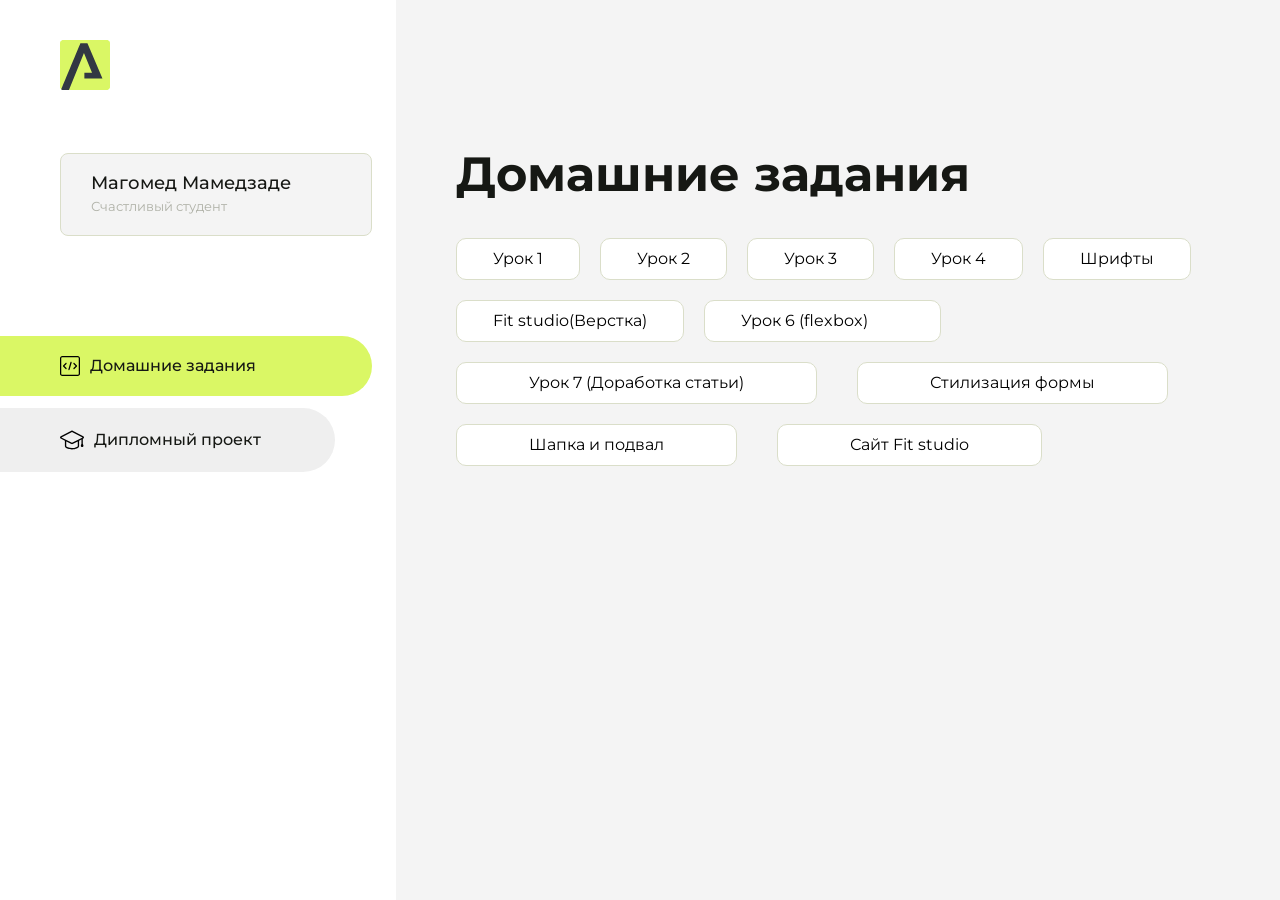
<file: index.html>
<!DOCTYPE html>
<html lang="en">
<head>
    <meta charset="UTF-8">
    <meta name="viewport" content="width=device-width, initial-scale=1.0">
    <title>Домашняя работа</title>
    <link rel="shortcut icon" href="src/logo.ico" type="image/x-icon">
    <link rel="preconnect" href="https://fonts.googleapis.com">
    <link rel="preconnect" href="https://fonts.gstatic.com" crossorigin>
    <link href="https://fonts.googleapis.com/css2?family=Montserrat:wght@400;500;700&family=Rubik:wght@500&display=swap"
          rel="stylesheet">
    <link rel="stylesheet" href="src/style.css">
</head>
<body id="body">
<div class="overlay" id="overlay"></div>
<div class="layout">
    <div class="burger" id="burger">
        <svg viewBox="0 0 24 24" fill="none" xmlns="http://www.w3.org/2000/svg">
            <g id="SVGRepo_bgCarrier" stroke-width="0"></g>
            <g id="SVGRepo_tracerCarrier" stroke-linecap="round" stroke-linejoin="round"></g>
            <g id="SVGRepo_iconCarrier">
                <path d="M4 18L20 18" stroke="#DAF765" stroke-width="2" stroke-linecap="round"></path>
                <path d="M4 12L20 12" stroke="#DAF765" stroke-width="2" stroke-linecap="round"></path>
                <path d="M4 6L20 6" stroke="#DAF765" stroke-width="2" stroke-linecap="round"></path>
            </g>
        </svg>
    </div>
    <aside class="sidebar" id="sidebar">
        <div class="sidebar__inner">
            <div class="logo">
                <svg width="50" height="50" viewBox="0 0 50 50" fill="none" xmlns="http://www.w3.org/2000/svg">
                    <g clip-path="url(#clip0_513_74730)">
                        <path d="M46.17 -0.257004H3.83C1.57281 -0.257004 -0.257 1.57281 -0.257 3.83V46.17C-0.257 48.4272 1.57281 50.257 3.83 50.257H46.17C48.4272 50.257 50.257 48.4272 50.257 46.17V3.83C50.257 1.57281 48.4272 -0.257004 46.17 -0.257004Z"
                              fill="#DAF765"/>
                        <path d="M24.375 38.4H42.461L27.441 3.1585H20.4355C20.4355 3.1585 6.7895 35.881 1.1945 49.294C2.015 50.0275 3.0945 50.257 3.6945 50.257H8.8445L23.954 13.07L32.0465 32.8285H24.375V38.4Z"
                              fill="#323843"/>
                    </g>
                    <defs>
                        <clipPath id="clip0_513_74730">
                            <rect width="50" height="50" fill="white"/>
                        </clipPath>
                    </defs>
                </svg>
            </div>
            <div class="sidebar__user">
                <div class="sidebar__name">Магомед Мамедзаде</div>
                <div class="sidebar__text">Счастливый студент</div>
            </div>
            <div class="sidebar__tabs">
                <div class="sidebar__item">
                    <button class="sidebar__button active" id="tasks">
                        <svg xmlns="http://www.w3.org/2000/svg" width="20" height="20" viewBox="0 0 20 20" fill="none">
                            <g clip-path="url(#clip0_704_74543)">
                                <path d="M17.7083 20H2.29167C1.0275 20 0 18.9725 0 17.7083V2.29167C0 1.0275 1.0275 0 2.29167 0H17.7083C18.9725 0 20 1.0275 20 2.29167V17.7083C20 18.9725 18.9725 20 17.7083 20ZM2.29167 1.25C1.7175 1.25 1.25 1.7175 1.25 2.29167V17.7083C1.25 18.2825 1.7175 18.75 2.29167 18.75H17.7083C18.2825 18.75 18.75 18.2825 18.75 17.7083V2.29167C18.75 1.7175 18.2825 1.25 17.7083 1.25H2.29167Z"
                                      fill="black"/>
                                <path d="M6.04167 13.125C5.88167 13.125 5.72167 13.0642 5.6 12.9417L3.1 10.4417C2.85583 10.1975 2.85583 9.80167 3.1 9.5575L5.6 7.0575C5.84417 6.81333 6.24 6.81333 6.48417 7.0575C6.72833 7.30167 6.72833 7.6975 6.48417 7.94167L4.42583 10L6.48417 12.0583C6.72833 12.3025 6.72833 12.6983 6.48417 12.9425C6.36167 13.0642 6.20167 13.125 6.04167 13.125Z"
                                      fill="black"/>
                                <path d="M8.95833 14.1667C8.9 14.1667 8.84 14.1583 8.78167 14.1417C8.45083 14.0442 8.26083 13.6967 8.35833 13.3658L10.4417 6.28251C10.5392 5.95084 10.8892 5.76417 11.2175 5.85917C11.5483 5.95667 11.7383 6.30417 11.6408 6.63501L9.5575 13.7183C9.47833 13.9908 9.22833 14.1667 8.95833 14.1667Z"
                                      fill="black"/>
                                <path d="M13.9583 13.125C13.7983 13.125 13.6383 13.0642 13.5167 12.9417C13.2725 12.6975 13.2725 12.3017 13.5167 12.0575L15.575 9.99916L13.5167 7.94083C13.2725 7.69666 13.2725 7.30083 13.5167 7.05666C13.7608 6.81249 14.1567 6.81249 14.4008 7.05666L16.9008 9.55666C17.145 9.80083 17.145 10.1967 16.9008 10.4408L14.4008 12.9408C14.2783 13.0642 14.1183 13.125 13.9583 13.125Z"
                                      fill="black"/>
                            </g>
                            <defs>
                                <clipPath id="clip0_704_74543">
                                    <rect width="20" height="20" fill="white"/>
                                </clipPath>
                            </defs>
                        </svg>
                        <span>Домашние задания</span></button>
                </div>
                <div class="sidebar__item">
                    <button class="sidebar__button" id="diplom">
                        <svg xmlns="http://www.w3.org/2000/svg" width="24" height="24" viewBox="0 0 24 24" fill="none">
                            <g clip-path="url(#clip0_704_74553)">
                                <path d="M23.2628 10.5971C23.7176 10.365 24 9.90375 24 9.39337C24 8.883 23.7176 8.42175 23.2628 8.18962L12.6135 2.75362C12.2291 2.55824 11.7705 2.55787 11.3854 2.75399L0.736875 8.19C0.282375 8.42175 0 8.883 0 9.39337C0 9.90375 0.282375 10.365 0.736875 10.5971L4.89038 12.7177V18.2074C4.89038 19.8154 8.412 21.393 12 21.393C15.5884 21.393 19.1096 19.815 19.1096 18.2074V12.7174L21.4609 11.517V15.8017L20.901 17.2305C20.7409 17.6389 20.7934 18.0994 21.0405 18.4616C21.2876 18.8246 21.6979 19.041 22.1366 19.041C22.5754 19.041 22.9852 18.8246 23.2324 18.462C23.4795 18.099 23.532 17.6385 23.3719 17.2301L22.8124 15.8021V10.827L23.2628 10.5971ZM17.7623 18.1721C17.6198 18.6375 15.3491 20.0419 12 20.0419C8.65088 20.0419 6.38025 18.6375 6.2415 18.2074V12.3037L6.23887 12.3019C6.23812 12.057 6.1065 11.8207 5.87325 11.7019L1.3515 9.39337L12 3.95737L22.6489 9.39337L12 14.8294L5.87325 11.7019C5.54063 11.5331 4.6695 11.6674 4.5 12C4.33012 12.3322 4.55813 12.5479 4.89038 12.7177L11.3857 16.0331C11.5781 16.1314 11.7889 16.1805 12 16.1805C12.2107 16.1805 12.4222 16.1314 12.6146 16.0331L17.7593 13.407L17.7623 18.1721Z"
                                      fill="black"/>
                            </g>
                            <defs>
                                <clipPath id="clip0_704_74553">
                                    <rect width="24" height="24" fill="white"/>
                                </clipPath>
                            </defs>
                        </svg>
                        <span>Дипломный проект</span></button>
                </div>
            </div>
        </div>

    </aside>
    <div class="content">
        <div class="container">
            <div class="content__block" id="tasksBlock">
                <div class="content__title">Домашние задания</div>
                <ul class="content__list">
                    <li class="content__list-item">
                        <a href="First project/index.html">Урок 1</a>
                    </li>
                     <li class="content__list-item">
                        <a href="Статья(практика)/index.html">Урок 2</a>
                    </li>
                    <li class="content__list-item">
                        <a href="Homework (tables)/index.html">Урок 3</a>
                    </li>
                     <li class="content__list-item">
                        <a href="Практика по формам/index.html">Урок 4</a>
                    </li>
                    <li class="content__list-item">
                        <a href="Шрифты/index.html">Шрифты</a>
                    </li>
                    <li class="content__list-item">
                        <a href="Fit studio(Верстка)/index.html">Fit studio(Верстка)</a>
                    </li>
                    <li class="content__list-item">
                        <a href="flexbox(шапка)/index.html">Урок 6 (flexbox)<a>
                    </li>
                     <li class="content__list-item">
                        <a href="Fit studio/index.html">Урок 7 (Доработка статьи)<a>
                    </li>
                    <li class="content__list-item">
                        <a href="Cтилизация формы/index.html">Стилизация формы<a>
                    </li>
                    <li class="content__list-item">
                        <a href="Fit studio/index.html">Шапка и подвал<a>
                    </li>
                    <li class="content__list-item">
                        <a href="сайт FIt studio/index.html">Сайт Fit studio<a>
                    </li>
                </ul>
            </div>
            <div class="content__block hidden" id="diplomBlock">
                <div class="content__title">Дипломный проект</div>
                <div class="content__list-diplom">
                    <a href="ПАПКА-С-НОМЕРОМ-УРОКА">Ссылка на ДЗ</a>
                </div>
                <div class="content__decor">
                    <div class="content__decor-text">Давай проверим, чему ты научился!</div>
                    <div class="content__decor-img">
                        <img src="src/decor.png" alt="decor">
                    </div>
                </div>
            </div>
        </div>
    </div>
</div>
<script src="src/index.js"></script>
</body>
</html>
</file>
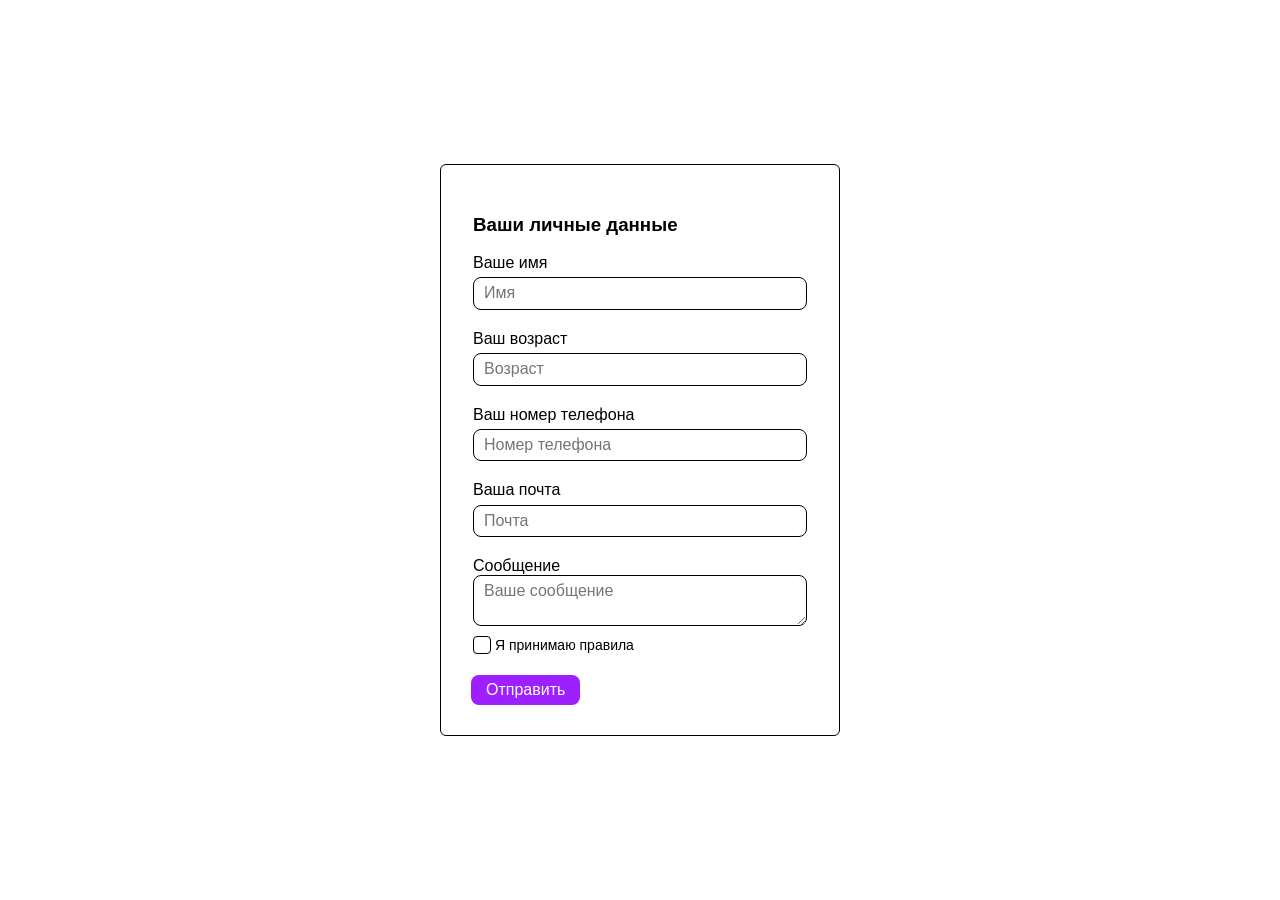
<file: Cтилизация формы/index.html>
<!doctype html>
<html lang="en">
	<head>
		<meta charset="UTF-8" />
		<meta name="viewport" content="width=device-width, initial-scale=1.0" />
		<link rel="stylesheet" href="./css/styles.css" />
		<link rel="stylesheet" href="./css/normalize.css" />
		<title>Cтилизация формы</title>
	</head>
	<body>
		<form class="form">
			<fieldset class="fieldset-1">
				<h3 class="title-3">Ваши личные данные</h3>
				<label class="label">
					Ваше имя
					<input
						class="input"
						name="name"
						placeholder="Имя"
						type="text"
						required
					/>
				</label>
				<label class="label">
					Ваш возраст
					<input
						class="input"
						name="age"
						placeholder="Возраст"
						type="number"
						required
					/>
				</label>
				<label class="label">
					Ваш номер телефона
					<input
						class="input"
						name="tel"
						placeholder="Номер телефона"
						type="tel"
						required
					/>
				</label>
				<label class="label">
					Ваша почта
					<input
						class="input"
						name="email"
						placeholder="Почта"
						type="email"
						required
					/>
				</label>
			</fieldset>
			<fieldset class="fieldset-2">
				<label class="label">
					Сообщение
					<textarea
						class="textarea"
						name="textarea"
						placeholder="Ваше сообщение"
					></textarea>
				</label>
				<label class="label checkbox-label">
					<input class="checkbox" type="checkbox" value="rights" required />
					<span class="checkbox-text">Я принимаю правила</span>
				</label>
			</fieldset>
			<button class="button" type="submit">Отправить</button>
		</form>
	</body>
</html>
</file>
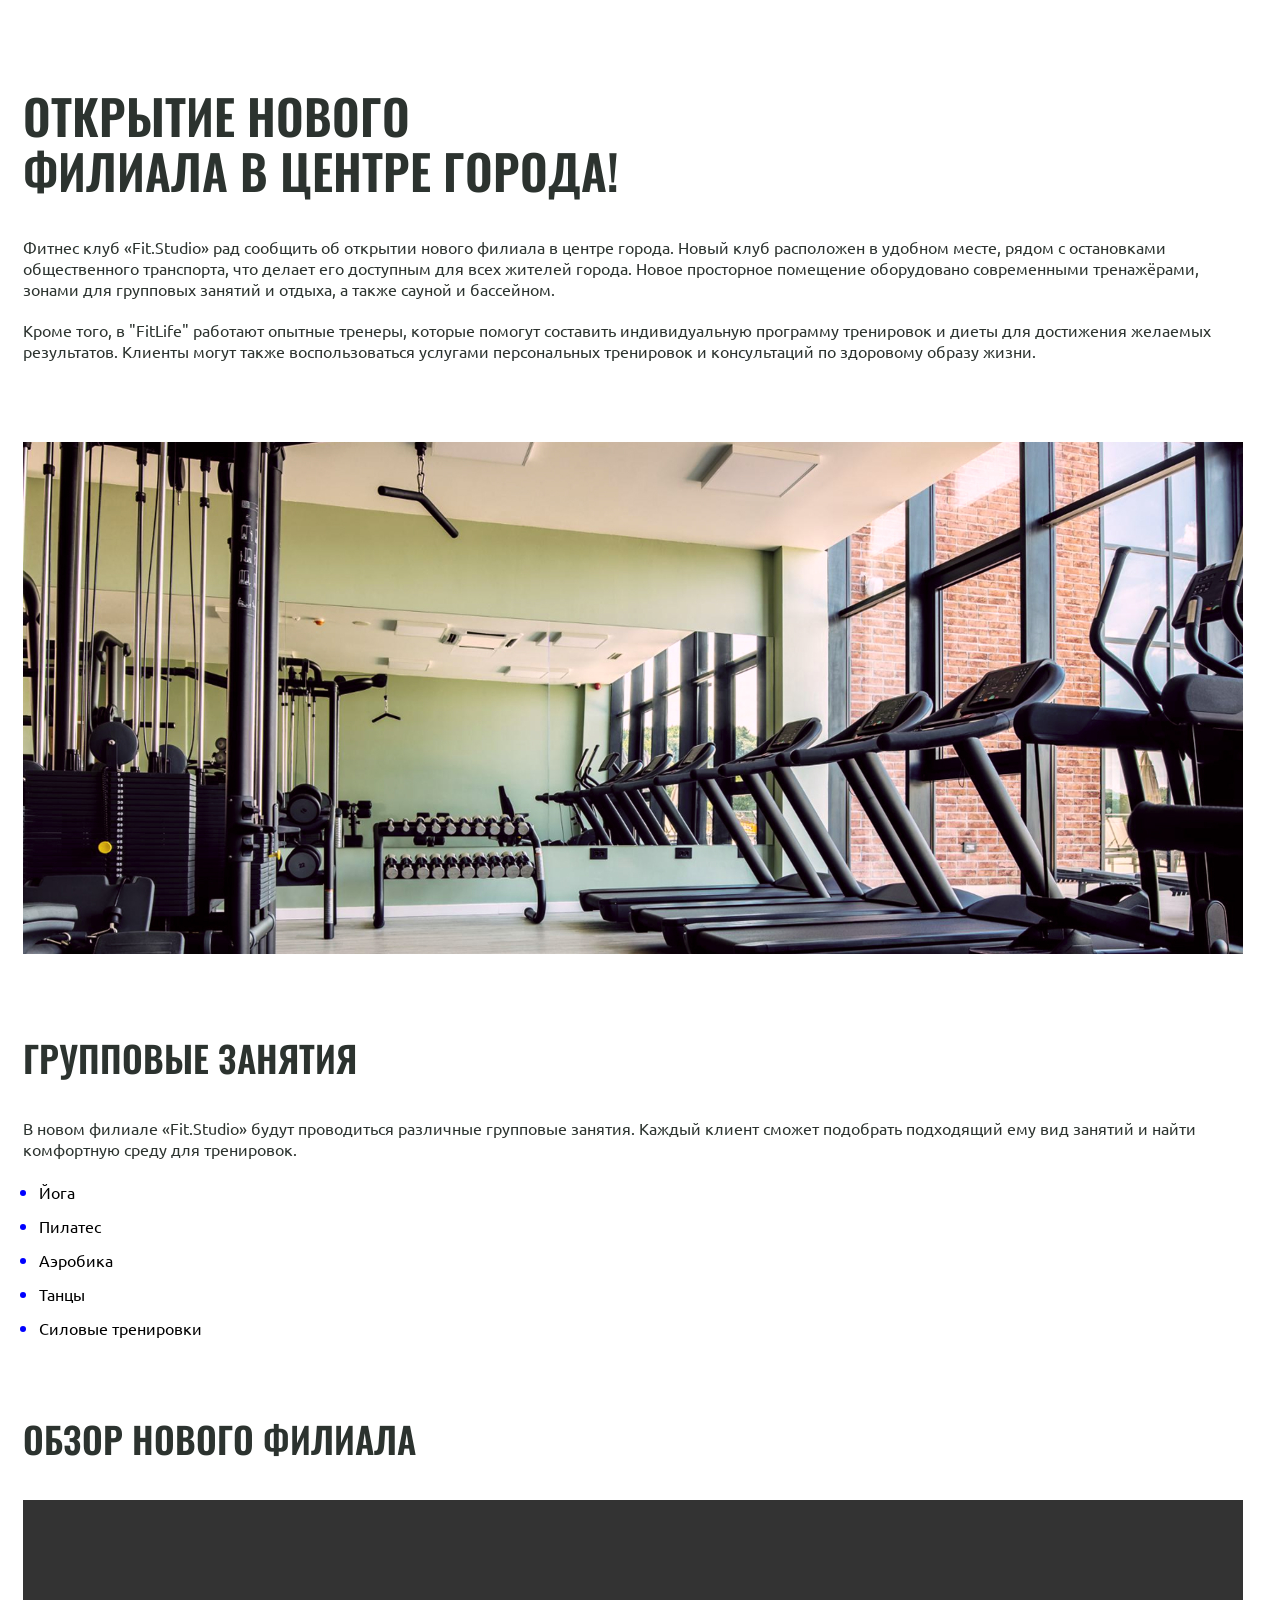
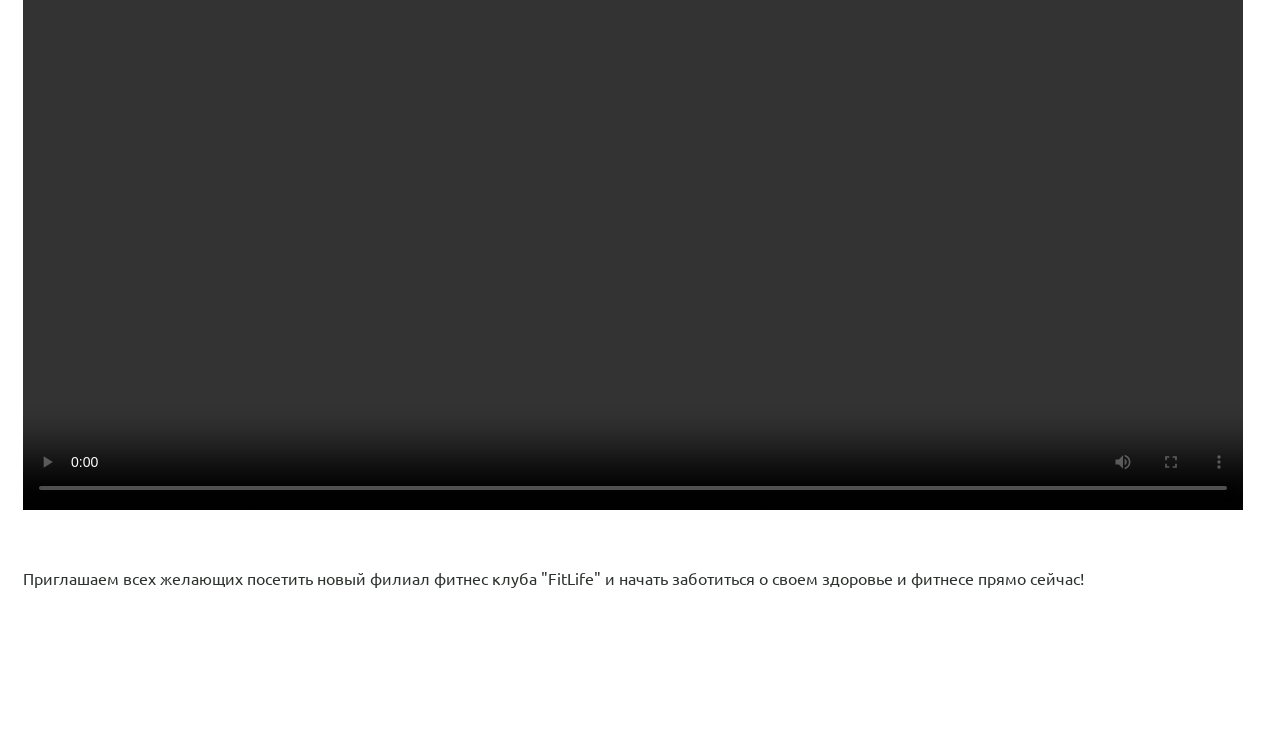
<file: Fit studio(Верстка)/index.html>
<!doctype html>
<html lang="ru">
	<head>
		<meta charset="UTF-8" />
		<meta name="viewport" content="width=device-width, initial-scale=1.0" />
		<title>Fit studio - открытие нового филиала в центре города</title>
		<link rel="stylesheet" href="./css/article.css" />
		<link rel="stylesheet" href="./css/fonts.css" />
	</head>
	<body>
		<article class="article">
			<div class="container">
				<h1 class="article-title article-title-large">
					Открытие нового филиала в центре города!
				</h1>
				<p class="article-text">
					Фитнес клуб «Fit.Studio» рад сообщить об открытии нового филиала
					в центре города. Новый клуб расположен в удобном месте, рядом
					с остановками общественного транспорта, что делает его доступным
					для всех жителей города. Новое просторное помещение оборудовано
					современными тренажёрами, зонами для групповых занятий и отдыха,
					а также сауной и бассейном.
				</p>
				<p class="article-text article-mb">
					Кроме того, в "FitLife" работают опытные тренеры, которые помогут
					составить индивидуальную программу тренировок и диеты для достижения
					желаемых результатов. Клиенты могут также воспользоваться услугами
					персональных тренировок и консультаций по здоровому образу жизни.
				</p>
				<img
					class="article-mb"
					src="./images/gym-image.jpg"
					alt="Тренажерный зал"
					width="1220"
				/>
				<h2 class="article-title article-title-medium">Групповые занятия</h2>
				<p class="article-text">
					В новом филиале «Fit.Studio» будут проводиться различные групповые
					занятия. Каждый клиент сможет подобрать подходящий ему вид занятий
					и найти комфортную среду для тренировок.
				</p>
				<ul class="article-list article-mb">
					<li class="article-item">Йога</li>
					<li class="article-item">Пилатес</li>
					<li class="article-item">Аэробика</li>
					<li class="article-item">Танцы</li>
					<li class="article-item">Силовые тренировки</li>
				</ul>
				<h2 class="article-title article-title-medium">Обзор нового филиала</h2>
				<video
					class="article-mb-2"
					src="./videos/gym-video.mp4"
					width="1220"
					controls
				></video>
				<p class="article-text">
					Приглашаем всех желающих посетить новый филиал фитнес клуба "FitLife"
					и начать заботиться о своем здоровье и фитнесе прямо сейчас!
				</p>
			</div>
		</article>
	</body>
</html>
</file>
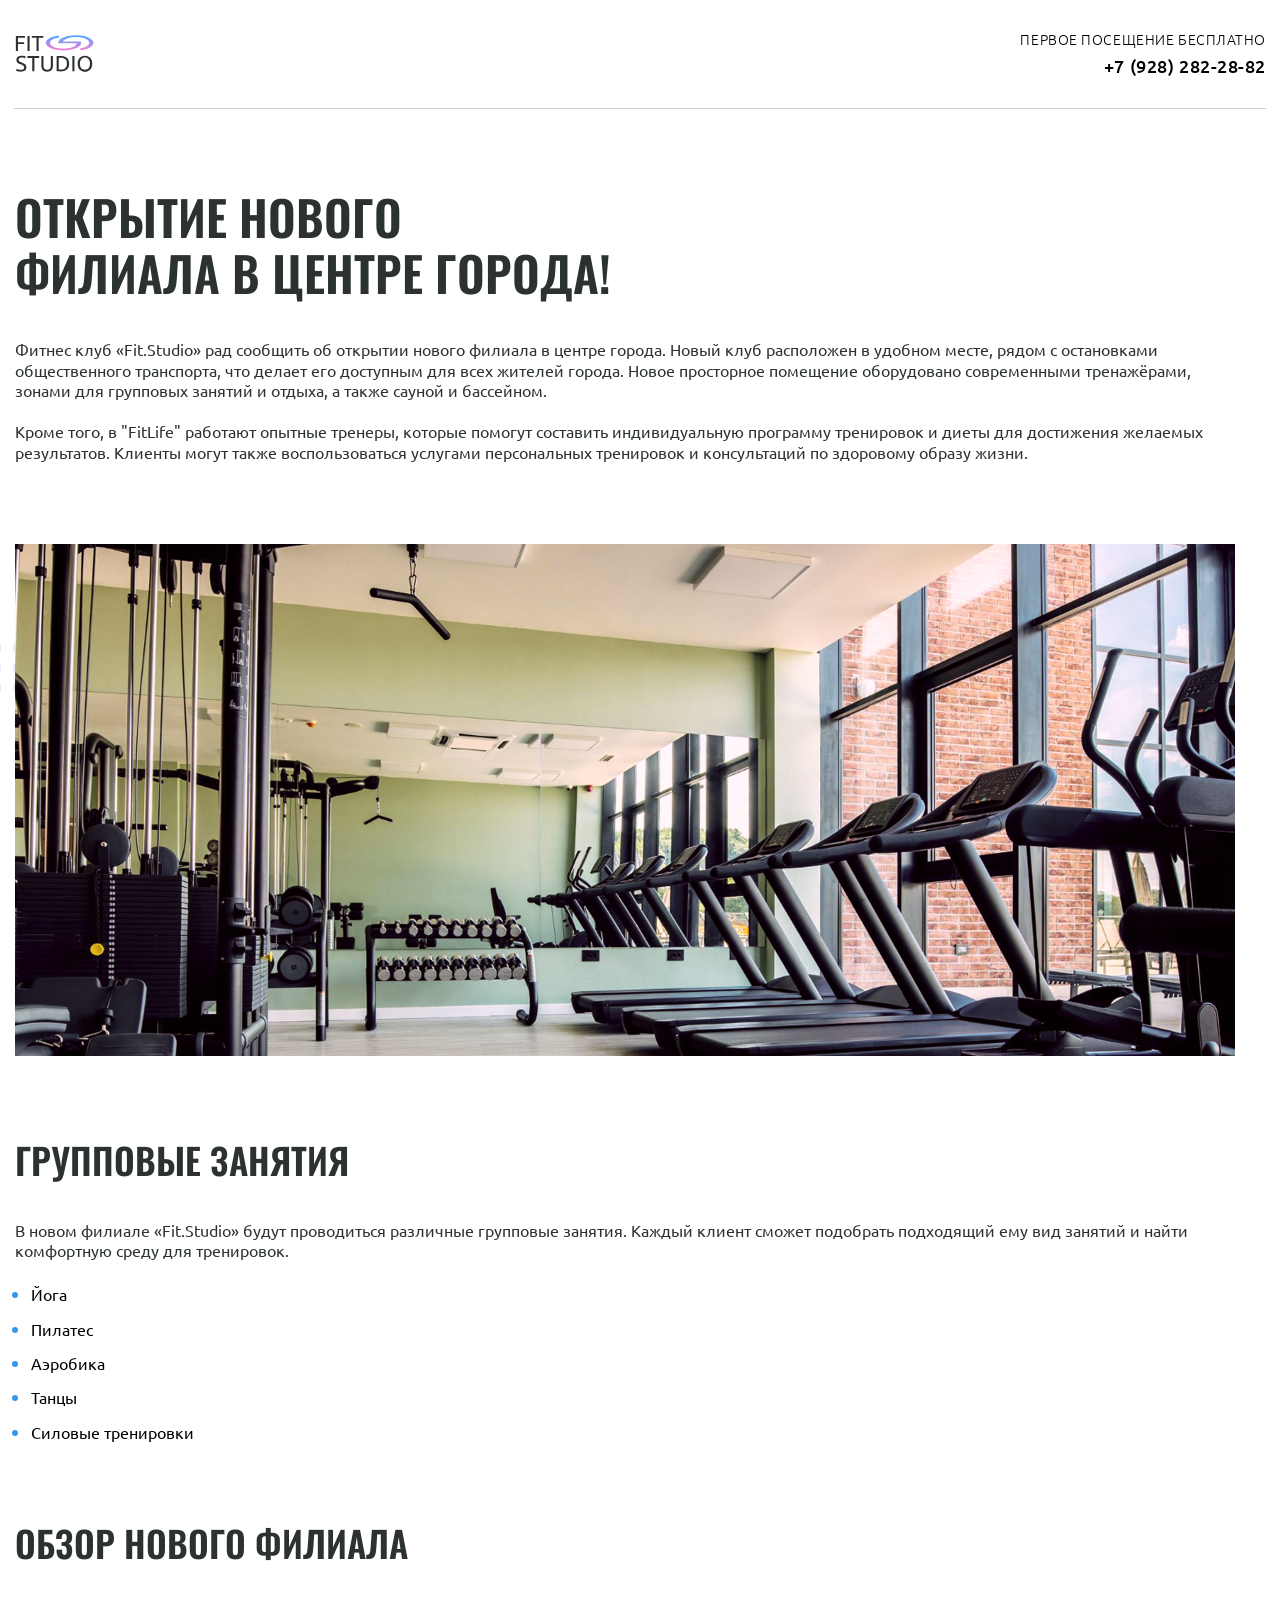
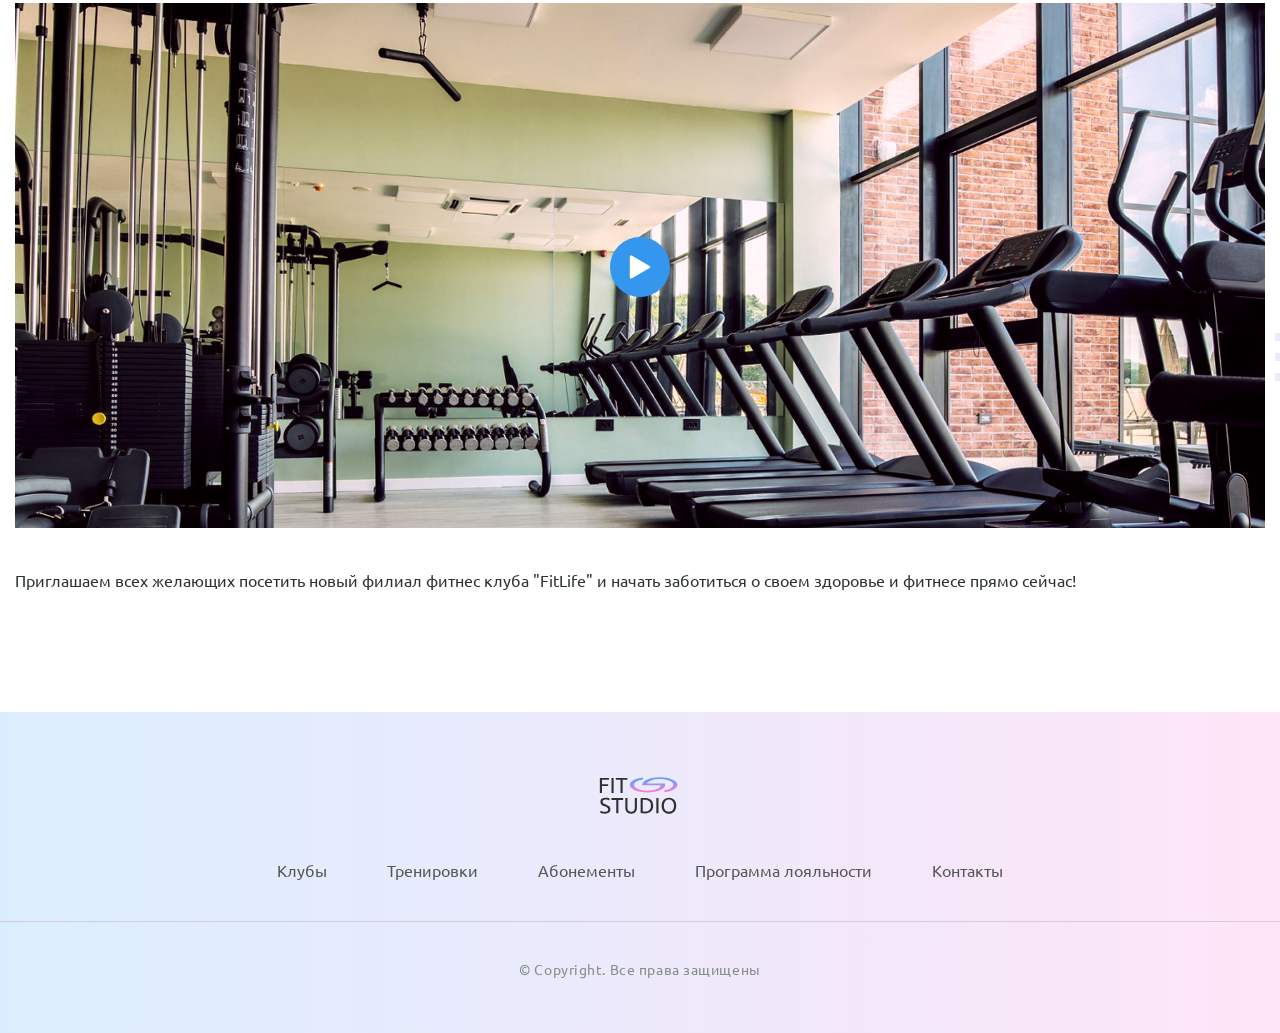
<file: Fit studio/index.html>
<!doctype html>
<html lang="ru">
	<head>
		<meta charset="UTF-8" />
		<meta name="viewport" content="width=device-width, initial-scale=1.0" />
		<title>Fit studio - открытие нового филиала в центре города</title>
		<link rel="stylesheet" href="./css/normalize.css" />
		<link rel="stylesheet" href="./css/globals.css" />
		<link rel="stylesheet" href="./css/header.css" />
		<link rel="stylesheet" href="./css/article.css" />
		<link rel="stylesheet" href="./css/fonts.css" />
		<link rel="stylesheet" href="./css/footer.css" />
		<link
			rel="shortcut icon"
			href="./images/favicon-icon.svg"
			type="svg+xml"
			sizes="182x128"
		/>
	</head>
	<body>
		<header class="header">
			<div class="container header-container">
				<a href="/">
					<img
						src="./images/logo.svg"
						alt="логотип Fit studio"
						width="84"
						height="45"
					/>
				</a>
				<div class="phone">
					<p>Первое посещение бесплатно</p>
					<a href="tel:+7 (928) 282-28-82">+7 (928) 282-28-82</a>
				</div>
			</div>
		</header>
		<article class="article">
			<div class="container">
				<h1 class="article-title article-title-large">
					Открытие нового филиала в центре города!
				</h1>
				<p class="article-text">
					Фитнес клуб «Fit.Studio» рад сообщить об открытии нового филиала
					в центре города. Новый клуб расположен в удобном месте, рядом
					с остановками общественного транспорта, что делает его доступным
					для всех жителей города. Новое просторное помещение оборудовано
					современными тренажёрами, зонами для групповых занятий и отдыха,
					а также сауной и бассейном.
				</p>
				<p class="article-text article-mb">
					Кроме того, в "FitLife" работают опытные тренеры, которые помогут
					составить индивидуальную программу тренировок и диеты для достижения
					желаемых результатов. Клиенты могут также воспользоваться услугами
					персональных тренировок и консультаций по здоровому образу жизни.
				</p>
				<div class="article-decor-wrapper article-decor-wrapper-1 article-mb">
					<img
						src="./images/gym-image.jpg"
						alt="Тренажерный зал"
						width="1220"
					/>
				</div>
				<h2 class="article-title article-title-medium">Групповые занятия</h2>
				<p class="article-text">
					В новом филиале «Fit.Studio» будут проводиться различные групповые
					занятия. Каждый клиент сможет подобрать подходящий ему вид занятий
					и найти комфортную среду для тренировок.
				</p>
				<ul class="article-list article-mb">
					<li class="article-item">Йога</li>
					<li class="article-item">Пилатес</li>
					<li class="article-item">Аэробика</li>
					<li class="article-item">Танцы</li>
					<li class="article-item">Силовые тренировки</li>
				</ul>
				<h2 class="article-title article-title-medium">Обзор нового филиала</h2>
				<div class="article-decor-wrapper article-decor-wrapper-2 article-mb-2">
					<!-- <video
						src="./videos/gym-video.mp4"
						width="1220"
						controls
					></video> -->
					<button class="article-play-button">
						<img
							src="./images/play-icon.svg"
							width="24"
							height="24"
							alt="Запустить"
						/>
					</button>
					<img
						class="article-img"
						src="./images/gym-image.jpg"
						alt="Тренажерный зал"
					/>
				</div>
				<p class="article-text">
					Приглашаем всех желающих посетить новый филиал фитнес клуба "FitLife"
					и начать заботиться о своем здоровье и фитнесе прямо сейчас!
				</p>
			</div>
		</article>
		<footer class="footer">
			<div class="footer-top">
				<div class="container">
					<a class="footer-logo" href="/">
						<img
							src="./images/logo.svg"
							width="84"
							height="45"
							alt="Логотип Fit Studio"
						/>
					</a>
					<nav class="menu">
						<ul>
							<li><a href="#">Клубы</a></li>
							<li><a href="#">Тренировки</a></li>
							<li><a href="#">Абонементы</a></li>
							<li><a href="#">Программа лояльности</a></li>
							<li><a href="#">Контакты</a></li>
						</ul>
					</nav>
				</div>
			</div>
			<div class="container">
				<p class="copyright">&copy; Copyright. Все права защищены</p>
			</div>
		</footer>
	</body>
</html>
</file>
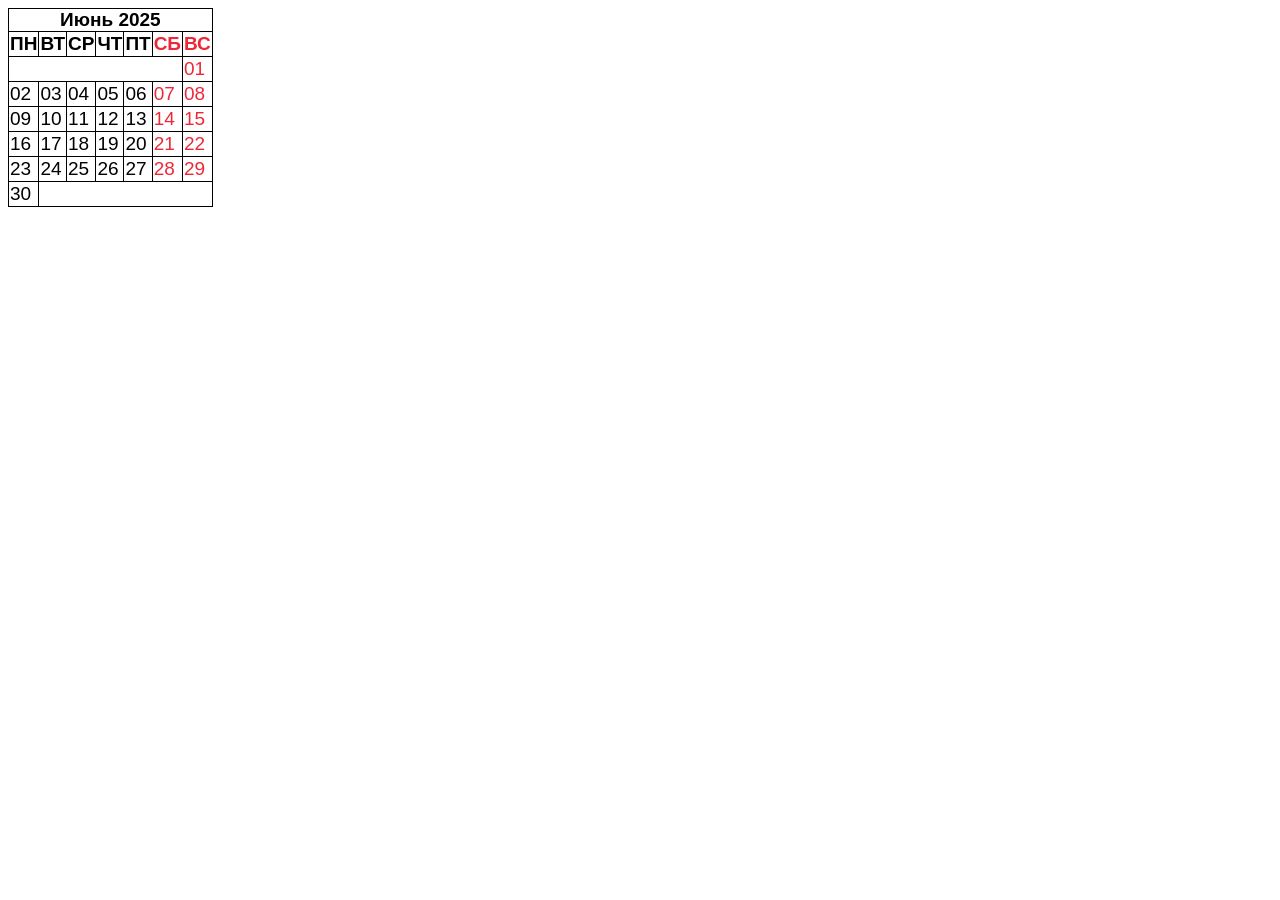
<file: Homework (tables)/index.html>
<!doctype html>
<html lang="en">
	<head>
		<meta charset="UTF-8" />
		<meta name="viewport" content="width=device-width, initial-scale=1.0" />
		<title>Homework (tables)</title>
		<link rel="stylesheet" href="styles.css" />
	</head>
	<body>
		<table>
			<caption>
				Июнь 2025
			</caption>
			<thead>
				<tr>
					<th>ПН</th>
					<th>ВТ</th>
					<th>СР</th>
					<th>ЧТ</th>
					<th>ПТ</th>
					<th class="red-block">СБ</th>
					<th class="red-block">ВС</th>
				</tr>
			</thead>
			<tbody>
				<tr>
					<td colspan="6"></td>
					<td class="red-block">01</td>
				</tr>
				<tr>
					<td>02</td>
					<td>03</td>
					<td>04</td>
					<td>05</td>
					<td>06</td>
					<td class="red-block">07</td>
					<td class="red-block">08</td>
				</tr>
				<tr>
					<td>09</td>
					<td>10</td>
					<td>11</td>
					<td>12</td>
					<td>13</td>
					<td class="red-block">14</td>
					<td class="red-block">15</td>
				</tr>
				<tr>
					<td>16</td>
					<td>17</td>
					<td>18</td>
					<td>19</td>
					<td>20</td>
					<td class="red-block">21</td>
					<td class="red-block">22</td>
				</tr>
				<tr>
					<td>23</td>
					<td>24</td>
					<td>25</td>
					<td>26</td>
					<td>27</td>
					<td class="red-block">28</td>
					<td class="red-block">29</td>
				</tr>
				<tr>
					<td>30</td>
					<td colspan="6"></td>
				</tr>
			</tbody>
		</table>
	</body>
</html>
</file>
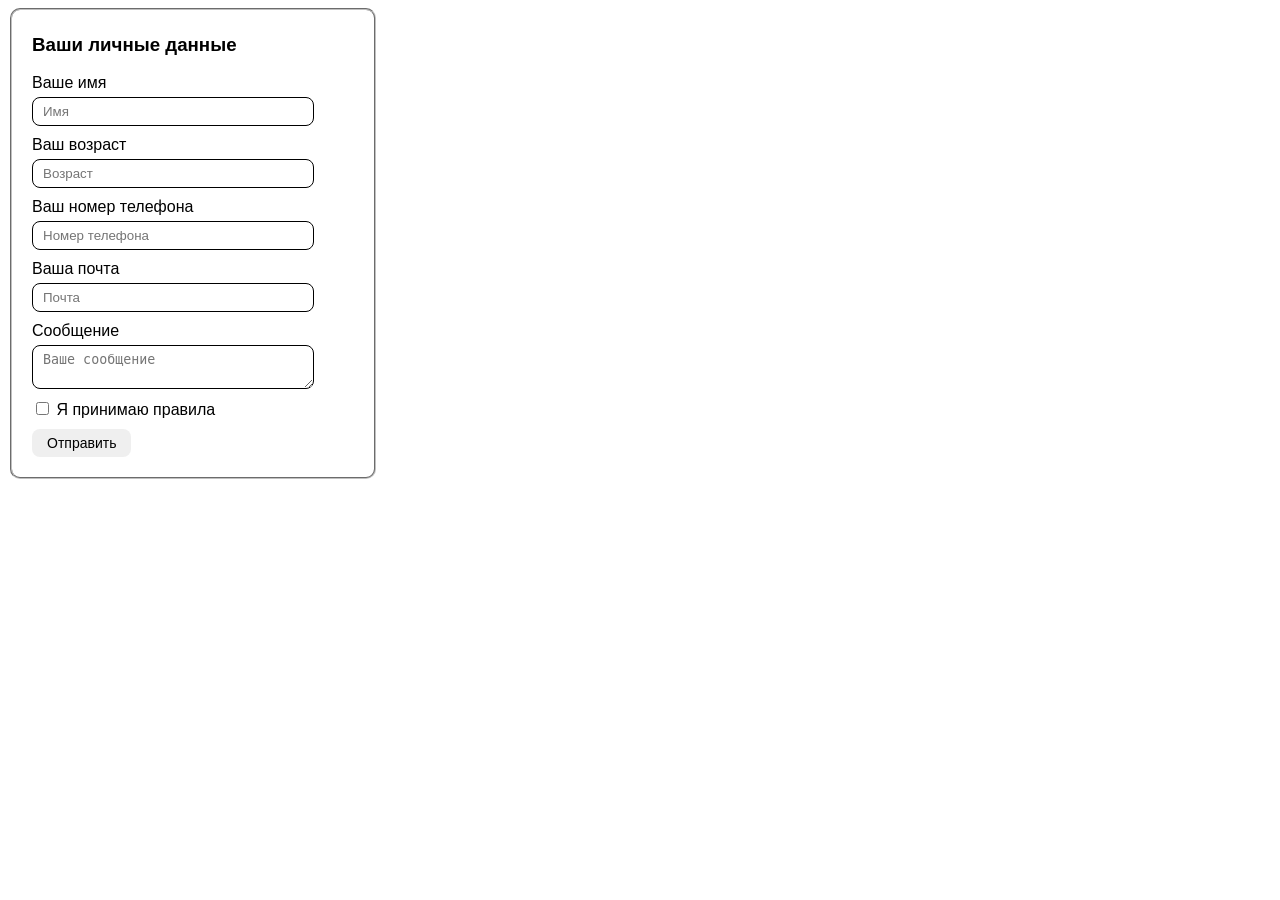
<file: Практика по формам/index.html>
<!doctype html>
<html lang="en">
	<head>
		<meta charset="UTF-8" />
		<meta name="viewport" content="width=device-width, initial-scale=1.0" />
		<link rel="stylesheet" href="styles.css" />
		<title>Практика по формам</title>
	</head>
	<body>
		<form class="form">
			<fieldset class="fieldset-1">
				<h3 class="title-3">Ваши личные данные</h3>
				<label class="input-label">
					Ваше имя
					<input
						class="input"
						name="name"
						placeholder="Имя"
						type="text"
						required
					/>
				</label>
				<label class="input-label">
					Ваш возраст
					<input
						class="input"
						name="age"
						placeholder="Возраст"
						type="number"
						required
					/>
				</label>
				<label class="input-label">
					Ваш номер телефона
					<input
						class="input"
						name="tel"
						placeholder="Номер телефона"
						type="tel"
						required
					/>
				</label>
				<label class="input-label">
					Ваша почта
					<input
						class="input"
						name="email"
						placeholder="Почта"
						type="email"
						required
					/>
				</label>
				<label class="input-label">
					Сообщение
					<textarea
						class="textarea"
						name="textarea"
						placeholder="Ваше сообщение"
					></textarea>
				</label>
				<label class="input_label checkbox-text">
					<input class="checkbox" type="checkbox" value="rights" required />
					<span>Я принимаю правила</span>
				</label>
				<fieldset class="fieldset-2">
					<button class="button" type="submit">Отправить</button>
				</fieldset>
			</fieldset>
		</form>
	</body>
</html>
</file>
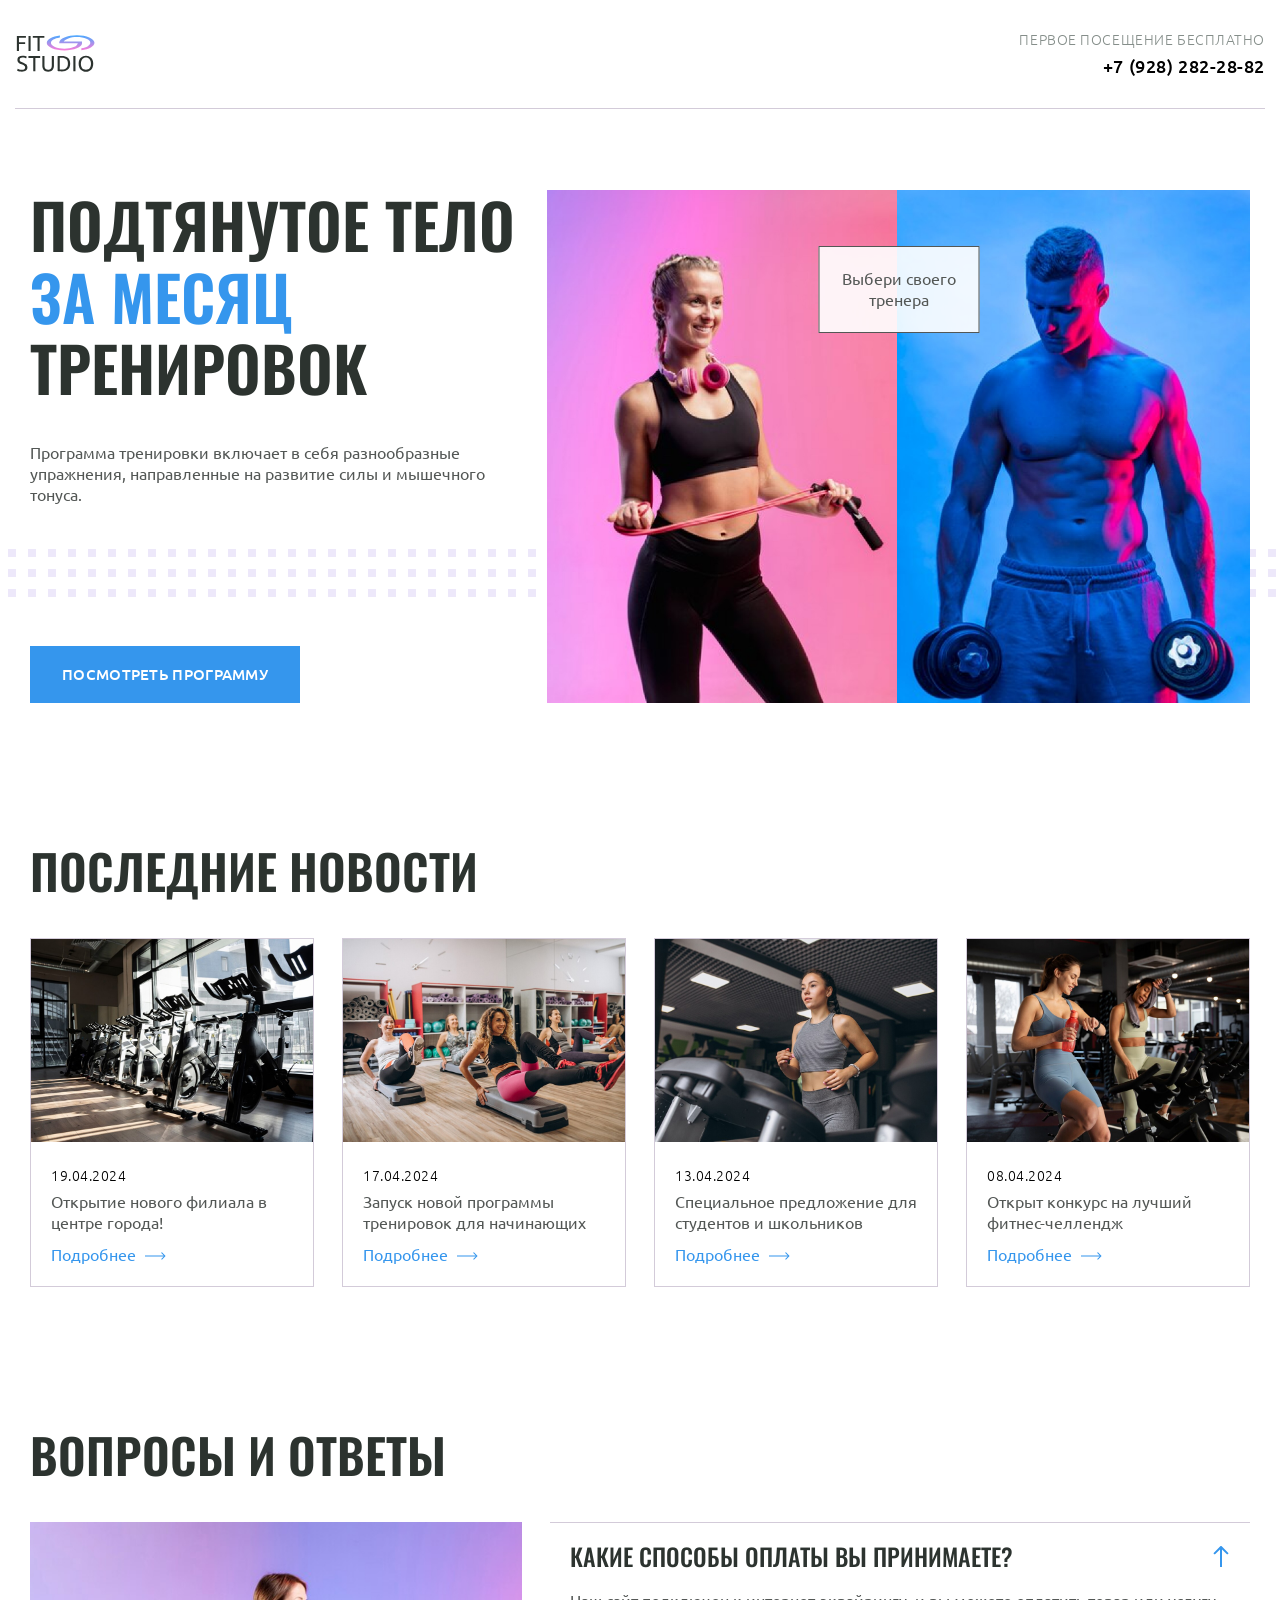
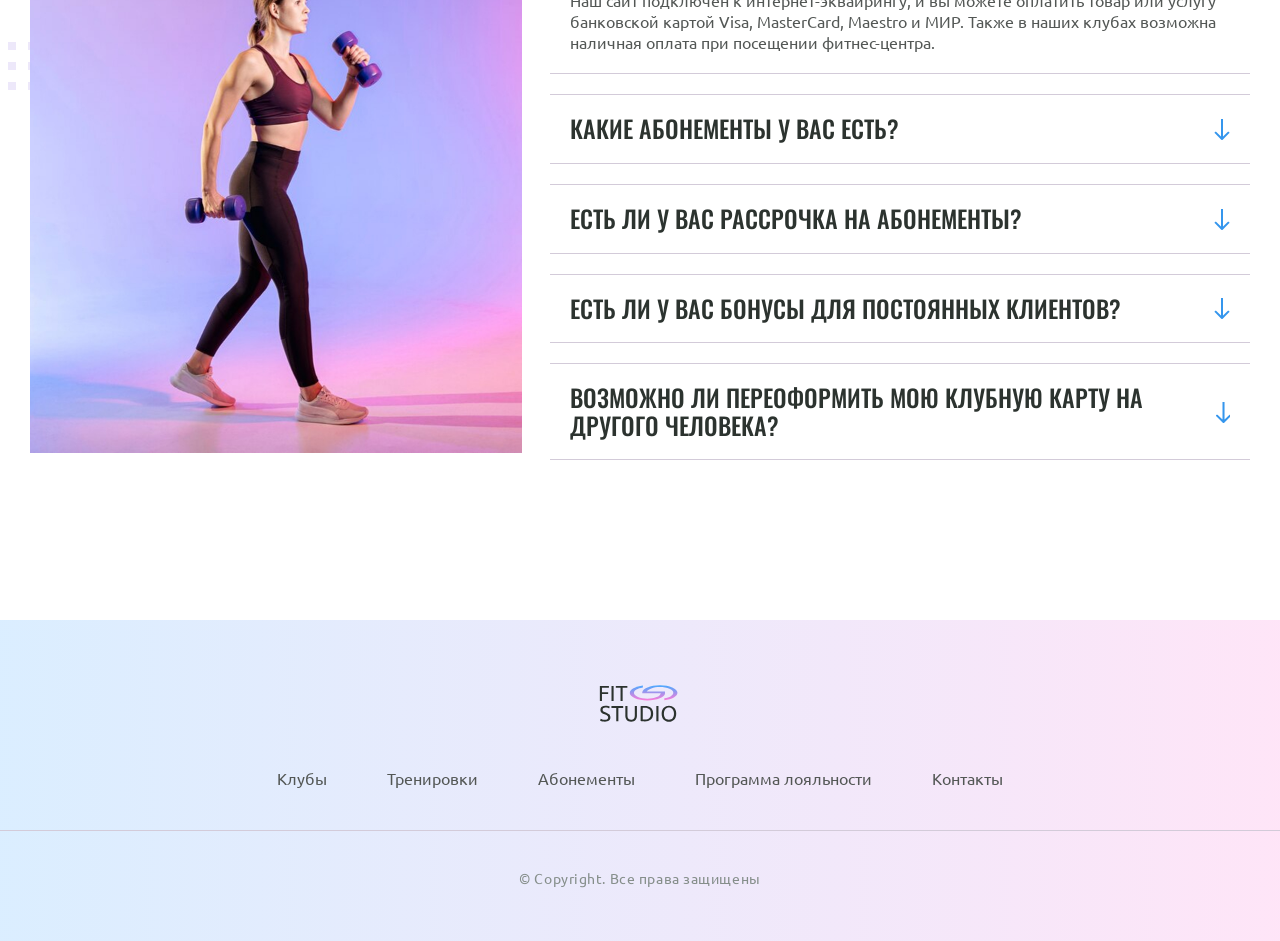
<file: сайт FIt studio/index.html>
<!doctype html>
<html lang="en">
	<head>
		<meta charset="UTF-8" />
		<meta name="viewport" content="width=device-width, initial-scale=1.0" />
		<title>Fit Studio - Главная</title>
		<link rel="shortcut icon" href="./images/favicon-icon.svg" type="svg+xml" />
		<link rel="stylesheet" href="./css/normalize.css" />
		<link rel="stylesheet" href="./css/globals.css" />
		<link rel="stylesheet" href="./css/fonts.css" />
		<link rel="stylesheet" href="./css/header.css" />
		<link rel="stylesheet" href="./css/index.css" />
		<link rel="stylesheet" href="./css/footer.css" />
	</head>
	<body>
		<header class="header">
			<div class="container header-container">
				<a href="/">
					<img
						src="./images/logo.svg"
						alt="логотип Fit studio"
						width="84"
						height="45"
					/>
				</a>
				<div class="phone text-sub">
					<p>Первое посещение бесплатно</p>
					<a href="tel:+7 (928) 282-28-82">+7 (928) 282-28-82</a>
				</div>
			</div>
		</header>
		<section class="hero section">
			<div class="container hero-container">
				<div class="hero-info">
					<h1>Подтянутое тело <strong>за месяц</strong> тренировок</h1>
					<p class="text">
						Программа тренировки включает в себя разнообразные упражнения,
						направленные на развитие силы и мышечного тонуса.
					</p>
					<a href="/" class="button">Посмотреть программу</a>
				</div>
				<div class="hero-images">
					<p class="hero-choose text">Выбери своего тренера</p>
					<img
						src="./images/sporty-woman-img.jpg"
						alt="Спортивная девушка держит в руках скакалку"
						width="350"
						height="513"
					/>
					<img
						src="./images/sporty-man-img.jpg"
						alt="Спортивный мужчина держит в руках гантели"
						width="353"
						height="513"
					/>
				</div>
			</div>
		</section>
		<section class="news section">
			<div class="container">
				<h2 class="title-large">Последние Новости</h2>
				<div class="news-container">
					<article class="news-article">
						<header>
							<img
								src="./images/news/news-1-img.jpg"
								alt="Велодорожки в спортивном зале"
								width="284"
								height="203"
							/>
							<div class="news-info">
								<time class="news-date text-sub" datetime="2024-04-19"
									>19.04.2024</time
								>
								<h3 class="text">Открытие нового филиала в центре города!</h3>
							</div>
						</header>
						<footer>
							<a class="news-link" href="article.html">Подробнее</a>
						</footer>
					</article>
					<article class="news-article">
						<header>
							<img
								src="./images/news/news-2-img.jpg"
								alt="Группа женщин занимается спортом"
								width="284"
								height="203"
							/>
							<div class="news-info">
								<time class="news-date text-sub" datetime="2024-04-17"
									>17.04.2024</time
								>
								<h3 class="text">
									Запуск новой программы тренировок для начинающих
								</h3>
							</div>
						</header>
						<footer>
							<a class="news-link" href="article.html">Подробнее</a>
						</footer>
					</article>
					<article class="news-article">
						<header>
							<img
								src="./images/news/news-3-img.jpg"
								alt="Две девушки занимаются на велотренажерах"
								width="284"
								height="203"
							/>
							<div class="news-info">
								<time class="news-date text-sub" datetime="2024-04-13"
									>13.04.2024</time
								>
								<h3 class="text">
									Специальное предложение для студентов и школьников
								</h3>
							</div>
						</header>
						<footer>
							<a class="news-link" href="article.html">Подробнее</a>
						</footer>
					</article>
					<article class="news-article">
						<header>
							<img
								src="./images/news/news-4-img.jpg"
								alt="Девушка на беговой дорожке"
								width="284"
								height="203"
							/>
							<div class="news-info">
								<time class="news-date text-sub" datetime="2024-04-08"
									>08.04.2024</time
								>
								<h3 class="text">Открыт конкурс на лучший фитнес-челлендж</h3>
							</div>
						</header>
						<footer>
							<a class="news-link" href="article.html">Подробнее</a>
						</footer>
					</article>
				</div>
			</div>
		</section>
		<section class="faq section">
			<div class="container">
				<h2 class="title-large">Вопросы и ответы</h2>
				<div class="faq__container">
					<img
						src="./images/sporty-woman-2-img.jpg"
						width="492"
						height="531"
						alt="Спортивная девушка с гантелями"
					/>
					<div>
						<details name="faq" open>
							<summary class="title-medium">
								Какие способы оплаты вы принимаете?
							</summary>
							<p class="text faq-text">
								Наш сайт подключен к интернет-эквайрингу, и вы можете оплатить
								товар или услугу банковской картой Visa, MasterCard, Maestro и
								МИР. Также в наших клубах возможна наличная оплата при посещении
								фитнес-центра.
							</p>
						</details>
						<details name="faq">
							<summary class="title-medium">
								Какие абонементы у вас есть?
							</summary>
							<p class="text faq-text">
								Наш сайт подключен к интернет-эквайрингу, и вы можете оплатить
								товар или услугу банковской картой Visa, MasterCard, Maestro и
								МИР. Также в наших клубах возможна наличная оплата при посещении
								фитнес-центра.
							</p>
						</details>
						<details name="faq">
							<summary class="title-medium">
								Есть ли у вас рассрочка на абонементы?
							</summary>
							<p class="text faq-text">
								Наш сайт подключен к интернет-эквайрингу, и вы можете оплатить
								товар или услугу банковской картой Visa, MasterCard, Maestro и
								МИР. Также в наших клубах возможна наличная оплата при посещении
								фитнес-центра.
							</p>
						</details>
						<details name="faq">
							<summary class="title-medium">
								Есть ли у вас бонусы для постоянных клиентов?
							</summary>
							<p class="text faq-text">
								Наш сайт подключен к интернет-эквайрингу, и вы можете оплатить
								товар или услугу банковской картой Visa, MasterCard, Maestro и
								МИР. Также в наших клубах возможна наличная оплата при посещении
								фитнес-центра.
							</p>
						</details>
						<details name="faq">
							<summary class="title-medium">
								Возможно ли переоформить мою клубную карту на другого человека?
							</summary>
							<p class="text faq-text">
								Наш сайт подключен к интернет-эквайрингу, и вы можете оплатить
								товар или услугу банковской картой Visa, MasterCard, Maestro и
								МИР. Также в наших клубах возможна наличная оплата при посещении
								фитнес-центра.
							</p>
						</details>
					</div>
				</div>
			</div>
		</section>
		<footer class="footer">
			<div class="footer-top">
				<a class="footer-logo" href="/">
					<img src="./images/logo.svg" alt="Логотип Fit studio" />
				</a>
				<nav class="menu">
					<ul>
						<li>
							<a href="/">Клубы</a>
						</li>
						<li>
							<a href="/">Тренировки</a>
						</li>
						<li>
							<a href="/">Абонементы</a>
						</li>
						<li>
							<a href="/">Программа лояльности</a>
						</li>
						<li>
							<a href="/">Контакты</a>
						</li>
					</ul>
				</nav>
			</div>
			<div class="container">
				<p class="copyright">&copy; Copyright. Все права защищены</p>
			</div>
		</footer>
	</body>
</html>
</file>
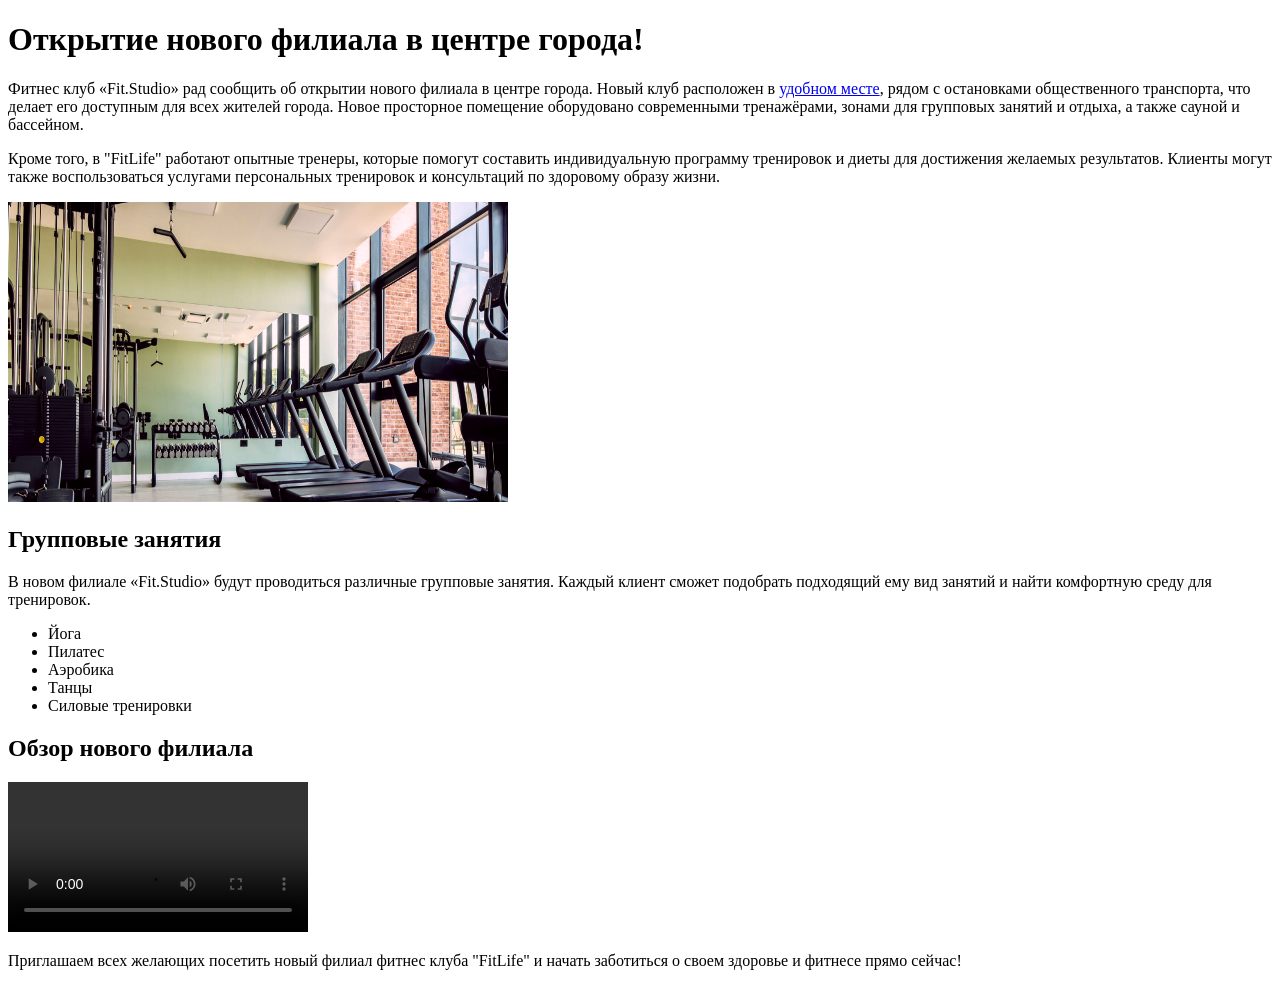
<file: Статья(практика)/index.html>
<!doctype html>
<html lang="en">
	<head>
		<meta charset="UTF-8" />
		<meta name="viewport" content="width=device-width, initial-scale=1.0" />
		<title>Статья</title>
		<link rel="shortcut icon" href="./img/icons8-pen-16.png" type="image/png" />
	</head>
	<body>
		<h1>Открытие нового филиала в центре города!</h1>
		<p>
			Фитнес клуб «Fit.Studio» рад сообщить об открытии нового филиала в центре
			города. Новый клуб расположен в <a href="#">удобном месте</a>, рядом с
			остановками общественного транспорта, что делает его доступным для всех
			жителей города. Новое просторное помещение оборудовано современными
			тренажёрами, зонами для групповых занятий и отдыха, а также сауной и
			бассейном.
		</p>
		<p>
			Кроме того, в "FitLife" работают опытные тренеры, которые помогут
			составить индивидуальную программу тренировок и диеты для достижения
			желаемых результатов. Клиенты могут также воспользоваться услугами
			персональных тренировок и консультаций по здоровому образу жизни.
		</p>
		<img
			src="./img/gym-image.jpg"
			alt="Тренажёрный зал с разными оборудованиями для тренировок"
			width="500"
			height="300"
		/>
		<h2>Групповые занятия</h2>
		<p>
			В новом филиале «Fit.Studio» будут проводиться различные групповые
			занятия. Каждый клиент сможет подобрать подходящий ему вид занятий и найти
			комфортную среду для тренировок.
		</p>
		<ul>
			<li>Йога</li>
			<li>Пилатес</li>
			<li>Аэробика</li>
			<li>Танцы</li>
			<li>Силовые тренировки</li>
		</ul>
		<h2>Обзор нового филиала</h2>
		<video src="./videos/gym-video.mp4" controls>
			Не удалось загрузить видео
		</video>
		<p>
			Приглашаем всех желающих посетить новый филиал фитнес клуба "FitLife" и
			начать заботиться о своем здоровье и фитнесе прямо сейчас!
		</p>
	</body>
</html>
</file>
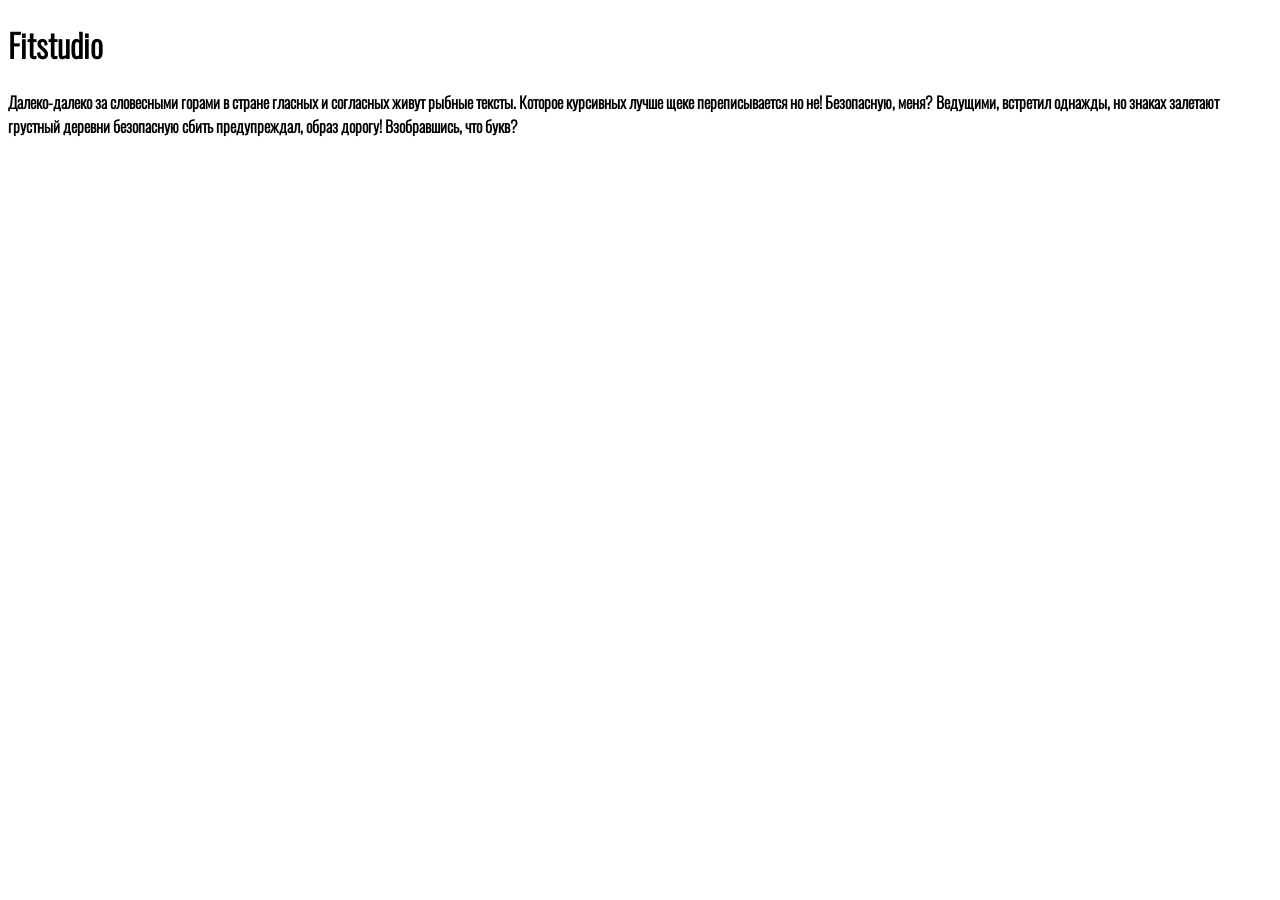
<file: Шрифты/index.html>
<!doctype html>
<html lang="en">
	<head>
		<meta charset="UTF-8" />
		<meta name="viewport" content="width=device-width, initial-scale=1.0" />
		<title>Document</title>
		<link rel="stylesheet" href="./css/fonts.css" />
		<link rel="stylesheet" href="./css/styles.css" />
	</head>
	<body>
		<h1>Fitstudio</h1>
		<p>
			Далеко-далеко за словесными горами в стране гласных и согласных живут
			рыбные тексты. Которое курсивных лучше щеке переписывается но не!
			Безопасную, меня? Ведущими, встретил однажды, но знаках залетают грустный
			деревни безопасную сбить предупреждал, образ дорогу! Взобравшись, что
			букв?
		</p>
	</body>
</html>
</file>
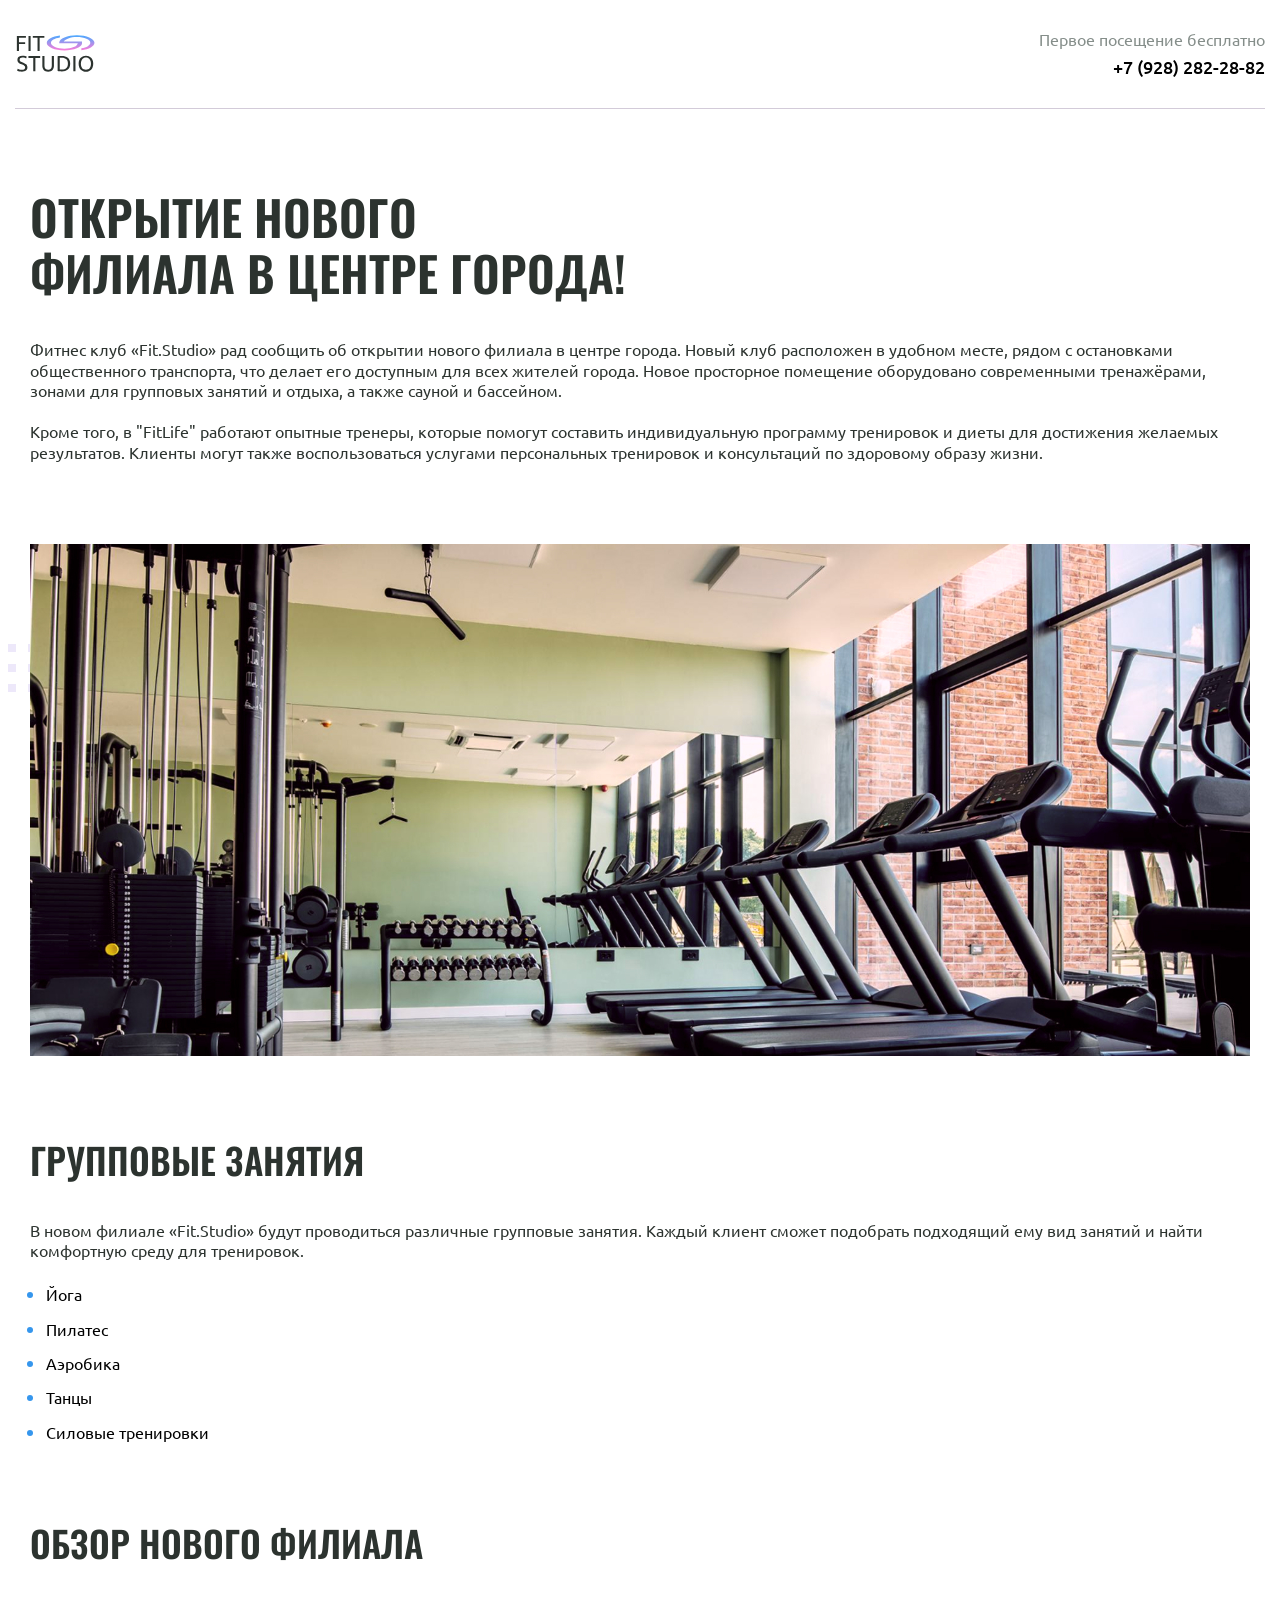
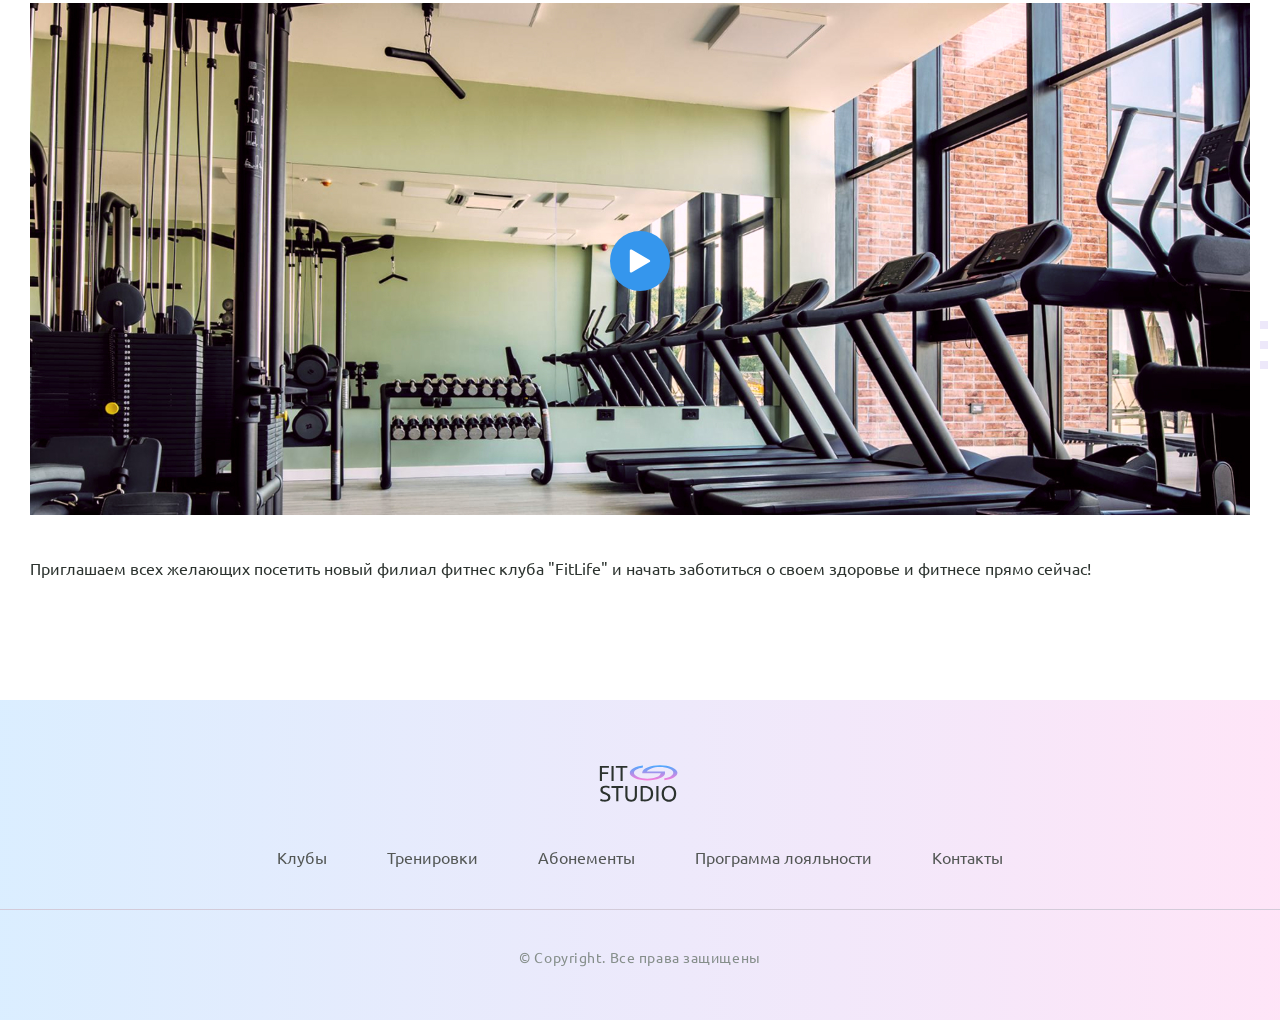
<file: сайт FIt studio/article.html>
<!doctype html>
<html lang="ru">
	<head>
		<meta charset="UTF-8" />
		<meta name="viewport" content="width=device-width, initial-scale=1.0" />
		<title>Fit studio - открытие нового филиала в центре города</title>
		<link rel="stylesheet" href="./css/normalize.css" />
		<link rel="stylesheet" href="./css/globals.css" />
		<link rel="stylesheet" href="./css/header.css" />
		<link rel="stylesheet" href="./css/article.css" />
		<link rel="stylesheet" href="./css/fonts.css" />
		<link rel="stylesheet" href="./css/footer.css" />
		<link
			rel="shortcut icon"
			href="./images/favicon-icon.svg"
			type="svg+xml"
			sizes="182x128"
		/>
	</head>
	<body>
		<header class="header">
			<div class="container header-container">
				<a href="/">
					<img
						src="./images/logo.svg"
						alt="логотип Fit studio"
						width="84"
						height="45"
					/>
				</a>
				<div class="phone">
					<p>Первое посещение бесплатно</p>
					<a href="tel:+7 (928) 282-28-82">+7 (928) 282-28-82</a>
				</div>
			</div>
		</header>
		<article class="article">
			<div class="container">
				<h1 class="title-large">
					Открытие нового филиала в центре города!
				</h1>
				<p class="article-text">
					Фитнес клуб «Fit.Studio» рад сообщить об открытии нового филиала
					в центре города. Новый клуб расположен в удобном месте, рядом
					с остановками общественного транспорта, что делает его доступным
					для всех жителей города. Новое просторное помещение оборудовано
					современными тренажёрами, зонами для групповых занятий и отдыха,
					а также сауной и бассейном.
				</p>
				<p class="article-text article-mb">
					Кроме того, в "FitLife" работают опытные тренеры, которые помогут
					составить индивидуальную программу тренировок и диеты для достижения
					желаемых результатов. Клиенты могут также воспользоваться услугами
					персональных тренировок и консультаций по здоровому образу жизни.
				</p>
				<div class="article-decor-wrapper article-decor-wrapper-1 article-mb">
					<img
						src="./images/gym-image.jpg"
						alt="Тренажерный зал"
						width="1220"
					/>
				</div>
				<h2 class="title-large article-title-medium">Групповые занятия</h2>
				<p class="article-text">
					В новом филиале «Fit.Studio» будут проводиться различные групповые
					занятия. Каждый клиент сможет подобрать подходящий ему вид занятий
					и найти комфортную среду для тренировок.
				</p>
				<ul class="article-list article-mb">
					<li class="article-item">Йога</li>
					<li class="article-item">Пилатес</li>
					<li class="article-item">Аэробика</li>
					<li class="article-item">Танцы</li>
					<li class="article-item">Силовые тренировки</li>
				</ul>
				<h2 class="title-large article-title-medium">Обзор нового филиала</h2>
				<div class="article-decor-wrapper article-decor-wrapper-2 article-mb-2">
					<!-- <video
						src="./videos/gym-video.mp4"
						width="1220"
						controls
					></video> -->
					<button class="article-play-button">
						<img
							src="./images/play-icon.svg"
							width="24"
							height="24"
							alt="Запустить"
						/>
					</button>
					<img
						class="article-img"
						src="./images/gym-image.jpg"
						alt="Тренажерный зал"
					/>
				</div>
				<p class="article-text">
					Приглашаем всех желающих посетить новый филиал фитнес клуба "FitLife"
					и начать заботиться о своем здоровье и фитнесе прямо сейчас!
				</p>
			</div>
		</article>
		<footer class="footer">
			<div class="footer-top">
				<div class="container">
					<a class="footer-logo" href="/">
						<img
							src="./images/logo.svg"
							width="84"
							height="45"
							alt="Логотип Fit Studio"
						/>
					</a>
					<nav class="menu">
						<ul>
							<li><a href="#">Клубы</a></li>
							<li><a href="#">Тренировки</a></li>
							<li><a href="#">Абонементы</a></li>
							<li><a href="#">Программа лояльности</a></li>
							<li><a href="#">Контакты</a></li>
						</ul>
					</nav>
				</div>
			</div>
			<div class="container">
				<p class="copyright">&copy; Copyright. Все права защищены</p>
			</div>
		</footer>
	</body>
</html>
</file>
<file: src/style.css>
*{padding: 0;margin: 0;border: 0;}
*,*:before,*:after{-webkit-box-sizing: border-box;box-sizing: border-box;}
:focus,:active{outline: none;}
a:focus,a:active{outline: none;}
nav,footer,header,aside{display: block;}
html,body{
    height:100%;width:100%;
    font-size:100%;line-height:1;-ms-text-size-adjust:100%;-moz-text-size-adjust:100%;-webkit-text-size-adjust:100%;}
input,button,textarea{font-family:inherit;}
input::-ms-clear{display: none;}
button{cursor: pointer;}
button::-moz-focus-inner{padding:0;border:0;}
a,a:visited{text-decoration: none;}
a:hover{text-decoration: none;}
ul li{list-style: none;}
img{vertical-align: top;}
h1,h2,h3,h4,h5,h6{font-size:inherit;font-weight: inherit;}
a{color:inherit;}



body {
    font-family: "Montserrat",SansSerif;
    color: black;
}

body.overflow {
    overflow: hidden;
}



.layout {
    display: -webkit-box;
    display: -ms-flexbox;
    display: flex;
    min-height: 100vh;
}

.sidebar {
    padding: 40px 24px 40px 0;
    -ms-flex-negative: 0;
    flex-shrink: 0;
    background-color: white;
}



.content {
    -webkit-box-flex: 1;
    -ms-flex-positive: 1;
    flex-grow: 1;
    background-color: #F4F4F4;
}

.container {
    display: -webkit-box;
    display: -ms-flexbox;
    display: flex;
    -webkit-box-orient: vertical;
    -webkit-box-direction: normal;
    -ms-flex-direction: column;
    flex-direction: column;
    -webkit-box-pack: center;
    -ms-flex-pack: center;
    justify-content: center;
    -webkit-box-align: center;
    -ms-flex-align: center;
    align-items: center;
    padding: 150px 60px 80px 60px;
}


.logo {
    margin-left: 60px;
    margin-bottom: 60px;
}

.sidebar__user {
    background-color: #F4F4F4;
    padding: 20px 30px;
    margin-left: 60px;
    margin-bottom: 100px;
    border-radius: 8px;
    border: 1px solid #DADEC9;
}

.sidebar__name {
    color:#161814;
    font-size: 18px;
    font-weight: 500;
    margin-bottom: 6px;
}

.sidebar__text {
    color: #AFB1A7;
    font-size: 13px;
    font-weight: 400;
    line-height: 130%; /* 16.9px */
}

.sidebar__item {
    width: 372px;
}

.sidebar__button {
    display: -webkit-box;
    display: -ms-flexbox;
    display: flex;
    -webkit-box-align: center;
    -ms-flex-align: center;
    align-items: center;
    gap: 10px;
    padding: 20px 60px;
    margin-bottom: 12px;
    border-radius: 0px 100px 100px 0px;
    -webkit-transition: all .5s;
    -o-transition: all .5s;
    transition: all .5s;
    cursor: pointer;
    width: 90%;
    color:#161814;
    font-size: 16px;
    font-weight: 500;
}

.sidebar__button.active , .sidebar__button:hover {
    width: 100%;
    background-color: #DAF765;
}


.content__title {
    color: #161814;
    font-size: 48px;
    font-weight: 700;
    margin-bottom: 40px;
}

.content__list {
    display: -webkit-box;
    display: -ms-flexbox;
    display: flex;
    -webkit-box-align: center;
    -ms-flex-align: center;
    align-items: center;
    -ms-flex-wrap: wrap;
    flex-wrap: wrap;
    gap: 20px;
}



.content__list-item  {
    cursor: pointer;
    padding: 12px 18px;
    background-color: #fff;
    border-radius: 10px;
    border: 1px solid #DADEC9;
    -webkit-transition: all .3s;
    -o-transition: all .3s;
    transition: all .3s;
}

.content__list-item:hover,.content__list-diplom:hover {
    background-color: #AFB1A7;
}

li a {
    padding: 12px 18px;

}


.content__list-diplom {
    -webkit-transition: all .3s;
    -o-transition: all .3s;
    transition: all .3s;
    display: inline-block;
    padding: 12px 18px;
    background-color: #fff;
    border-radius: 10px;
    border: 1px solid #DADEC9;
}

.content__decor {
    display: -webkit-box;
    display: -ms-flexbox;
    display: flex;
    -webkit-box-align: center;
    -ms-flex-align: center;
    align-items: center;
}

.content__decor-text {
    color:#BEDD44;
    font-size: 36px;
    font-weight: 700;
    line-height: 110%; /* 39.6px */
}

.content__block {
    max-width: 1200px;
}

.content__block.hidden {
    display: none;
}

.content__decor-img img{
    width: 100%;
}

.burger {
    display: none;
    padding: 5px;
    position: fixed;
    top: 3%;
    right: 7%;
    width: 40px;
    height: 40px;
    background-color: #161814;
    border-radius: 50%;
    z-index: 10;
    border: 1px solid #DAF765;
}

@media (max-width: 768px) {
    .burger {
        display: block;
    }

    .sidebar {
        -webkit-transition: all .3s;
        -o-transition: all .3s;
        transition: all .3s;
        -webkit-transform: translateX(-100%);
        -ms-transform: translateX(-100%);
        transform: translateX(-100%);
        position: fixed;
        top: 0;
        left: 0;
        bottom: 0;
        z-index: 5;
    }

    .sidebar.show {
        -webkit-transform: translateX(0%);
        -ms-transform: translateX(0%);
        transform: translateX(0%);
    }

    .overlay {
        opacity: 0;
        pointer-events: none;
        -webkit-transition: all .3s;
        -o-transition: all .3s;
        transition: all .3s;
        position: absolute;
        top: 0;
        right: 0;
        left: 0;
        bottom: 0;
        z-index: 3;
        background-color: #000000e0;
    }

    .overlay.show {
        opacity: 1;
        pointer-events: all;
    }

    .container {
        padding: 40px 20px;
        min-height: 100%;
    }

    .content__decor {
        margin-top: 20px;
        -webkit-box-orient: vertical;
        -webkit-box-direction: normal;
        -ms-flex-direction: column;
        flex-direction: column;
    }
}

@media (max-width: 400px) {
    .sidebar__user {
        margin-left: 0;
    }
}
</file>
<file: Cтилизация формы/css/styles.css>
*{
    box-sizing: border-box;
}

body{
    display: flex;
    justify-content: center;
    align-items: center;
    font-family: arial, sans-serif;
    min-height: 100vh;
}

.form{
    max-width: 400px;
    border: 1px solid #000;
    border-radius: 6px;
    width: 100%;
    padding: 30px;
}

.fieldset-1{
    border: none;
    padding: 0;
}

.label{
    display: inline-block;
    margin-bottom: 10px;
    width: 100%;
}

.input:disabled,
.textarea:disabled{
    opacity: 0.4;
}

.input,
textarea{
    display: block;
    margin-top: 5px;
    margin-bottom: 10px;
    padding: 6px 10px;
    border: 1px solid #000;
    border-radius: 8px;
    width: 100%;
    outline: none;
}

.textarea{
    resize: vertical;
    max-height: 150px;
}

.fieldset-2{
    border: none;
    padding: 0;
}

.checkbox{
    position: absolute;
    appearance: none;
    outline: none;
}

.checkbox-label{
    padding-left: 22px;
}

.checkbox::after{
    content: "";
    position: absolute;
    width: 16px;
    height: 16px;
    border: 1px solid #000;
    border-radius: 4px;
    margin-left: -22px;
    cursor: pointer;

}
.checkbox:checked::after{
    background: url(../images/check-icon.svg) no-repeat center, #9e1fff;
}

.checkbox-text{
    font-size: 14px;
}

.button:disabled,
.checkbox:disabled::after {
  opacity: 0.5;
  cursor: not-allowed;
}

.button{
    background-color: #9e1fff;
    color: #fff;
    cursor: pointer;
    padding: 6px 15px;
    border-radius: 8px;
    border: none;
    margin-top: 10px;
    transition: box-shadow 0.2s 0.1s, transform 0.5s;
}


.button:hover{
    box-shadow: 0 0 5px 3px #61169be8;
    transform: scale(1.1);
}

.button:not(:disabled):active {
  background-color: #8719db;
}

.input:focus-visible,
.textarea:focus-visible,
.checkbox:focus-visible,
.button:focus-visible{
    outline: 2px solid #9e1fff;
    outline-offset: 1px;
}
</file>
<file: Fit studio(Верстка)/css/article.css>
html{
    font-family: Ubuntu, sans-serif;
    font-weight: 400;
}

body{
    box-sizing: border-box;
}

h1,
h2,
h3,
h4,
h5,
h6{
    margin: 0;
}

.container{
    max-width: 1252px;
    margin: 0 auto;
    padding: 0 15px;
}

.article{
    padding-top: 80px;
    padding-bottom: 120px;
}

.article-title{
    max-width: 596px;
    margin-bottom: 40px;
    font-family: Oswald;
    font-weight: 600;
    line-height: 115%;
    text-transform: uppercase;
    color: #2c332f;
}

.article-title-large{
    font-size: 48px;
}

.article-title-medium{
    font-size: 36px;
}

.article-text{
    max-width: 1220px;
    margin-bottom: 20px;
    font-family: Ubuntu;
    font-weight: 400;
    font-size: 16px;
    line-height: 130%;
    color: #2c332f;    
}

.article-mb{
    margin-bottom: 80px;
}

.article-list{
    max-width: 179px;
    padding-left: 16px;
}

.article-item{
    margin-bottom: 12px;
}

.article-mb-2{
    margin-bottom: 40px;
}

li::marker {
    color: blue;
    font-size: 20px;
}
</file>
<file: Fit studio(Верстка)/css/fonts.css>
@font-face {
    font-family: Oswald;
    src: local(Oswald),
    url(../fonts/Oswald-Medium.woff2) format(woff2);
    font-weight: 500;
    font-style: normal;
    font-display: swap;
}

@font-face {
    font-family: Oswald;
    src: local(Oswald), 
    url(../fonts/Oswald-SemiBold.woff2) format(woff2);
    font-weight: 600;
    font-style: normal;
    font-display: swap;
}

@font-face {
    font-family: Ubuntu;
    src: local(Ubuntu),
    url(../fonts/Ubuntu-Light.woff2) format(woff2);
    font-weight: 200;
    font-style: normal;
    font-display: swap;
}

@font-face {
    font-family: Ubuntu;
    src: local(Ubuntu),
    url(../fonts/Ubuntu-Medium.woff2) format(woff2);
    font-weight: 500;
    font-style: normal;
    font-display: swap;
}

@font-face {
    font-family: Ubuntu;
    src: local(Ubuntu),
    url(../fonts/Ubuntu-Regular.woff2) format(woff2);
    font-weight: 400;
    font-style: normal;
    font-display: swap;
}
</file>
<file: Fit studio/css/globals.css>
html{
    font-family: Ubuntu, sans-serif;
    font-weight: 400;
}

body{
    box-sizing: border-box;
}

h1,
h2,
h3,
h4,
h5,
h6{
    margin: 0;
}

a{
    text-decoration: none;
}

.container{
    max-width: 1252px;
    margin: 0 auto;
    padding: 0 15px;
}

.article{
    padding-top: 80px;
    padding-bottom: 120px;
}
</file>
<file: Fit studio/css/header.css>
.header-container{
    display: flex;
    justify-content: space-between;
    align-items: center;
    padding: 30px 0;
    border-bottom: 1px solid #d3cbd9;
    gap: 10px;
}

.phone{
    font-weight: 300;
    font-size: 14px;
    letter-spacing: 0.04em;
    text-align: right;
    text-transform: uppercase;
}

.phone p{
    margin-top: 0;
    margin-bottom: 8px;
}

.phone a{
    font-weight: 500;
    font-size: 18px;
    color: #000;
    transition: color 0.2s;
}

.phone a:hover{
    color: #3596ED;
}
</file>
<file: Fit studio/css/article.css>
.article-title{
    max-width: 596px;
    margin-bottom: 40px;
    font-family: Oswald;
    font-weight: 600;
    line-height: 115%;
    text-transform: uppercase;
    color: #2c332f;
}
.article-decor-wrapper{
    position: relative;
}

.article-decor-wrapper::before{
    content: "";
    position: absolute;
    background: url(../images/decor-icon.svg) no-repeat;
    z-index: -1;
    width: 528px;
    height: 48px;
}

.article-decor-wrapper-1::before{
    top: 100px;
    left: -350px;
}

.article-decor-wrapper-2::before{
    right: -350px;
    bottom: 150px;
}

.article-img,
.article-video {
  width: 100%;
}

.article-item:not(:last-child){
    margin-bottom: 12px;
}

.article-play-button{
    position: absolute;
    top: 50%;
    left: 50%;
    display: flex;
    justify-content: center;
    align-items: center;
    transform: translate(-50%,-50%);
    padding: 0;
    height: 60px;
    width: 60px;
    background-color: #3596ED;
    border-radius: 50%;
    border: none;
    cursor: pointer;
}

.article-title-large{
    font-size: 48px;
}

.article-title-medium{
    font-size: 36px;
}

.article-text{
    max-width: 1220px;
    margin-bottom: 20px;
    font-family: Ubuntu;
    font-weight: 400;
    font-size: 16px;
    line-height: 130%;
    color: #2c332f;  
}

.article-mb{
    margin-bottom: 80px;
}

.article-list{
    max-width: 179px;
    padding-left: 16px;
}

.article-mb-2{
    margin-bottom: 40px;
}

li::marker {
    color: #3596ED;
    font-size: 20px;
}

.article-text:last-child{
    margin-bottom: 0;
}
</file>
<file: Fit studio/css/fonts.css>
@font-face {
    font-family: Oswald;
    src: local(Oswald),
    url(../fonts/Oswald-Medium.woff2) format(woff2);
    font-weight: 500;
    font-style: normal;
    font-display: swap;
}

@font-face {
    font-family: Oswald;
    src: local(Oswald), 
    url(../fonts/Oswald-SemiBold.woff2) format(woff2);
    font-weight: 600;
    font-style: normal;
    font-display: swap;
}

@font-face {
    font-family: Ubuntu;
    src: local(Ubuntu),
    url(../fonts/Ubuntu-Light.woff2) format(woff2);
    font-weight: 200;
    font-style: normal;
    font-display: swap;
}

@font-face {
    font-family: Ubuntu;
    src: local(Ubuntu),
    url(../fonts/Ubuntu-Medium.woff2) format(woff2);
    font-weight: 500;
    font-style: normal;
    font-display: swap;
}

@font-face {
    font-family: Ubuntu;
    src: local(Ubuntu),
    url(../fonts/Ubuntu-Regular.woff2) format(woff2);
    font-weight: 400;
    font-style: normal;
    font-display: swap;
}
</file>
<file: Fit studio/css/footer.css>
.footer {
  padding: 60px 0 40px;
  margin-top: auto;
  background-image: linear-gradient(
    90deg,
    rgba(73, 169, 255, 0.2) 0%,
    rgba(252, 124, 217, 0.2) 100%
  );
  text-align: center;
}

.footer-top {
  padding-bottom: 40px;
  margin-bottom: 40px;
  border-bottom: 1px solid #d3cbd9;
}

.footer-logo {
  display: inline-block;
  margin-bottom: 40px;
}

.menu ul {
  display: flex;
  justify-content: center;
  align-items: center;
  gap: 60px;
  list-style: none;
  margin: 0;
  padding: 0;
}

.menu a {
  font-weight: 400;
  font-size: 16px;
  line-height: 130%;
  color: #535755;
  transition: color 0.2s;
}

.menu a:hover {
  color: #3596ed;
}

.copyright {
  font-weight: 400;
  font-size: 14px;
  letter-spacing: 0.04em;
  color: #858e8a;
}
</file>
<file: Homework (tables)/styles.css>
body{
    font-family: sans-serif;
    font-size: 19px;
}

table{
    border: 1px solid #000;
    border-collapse: collapse;
    
}

th,
td,
caption{
    border: 1px solid #000;
}

caption{
    font-weight: 600;
    border-bottom: 0px;
}

.red-block{
    color: #ed2939;
}
</file>
<file: Практика по формам/styles.css>
body{
    font-family: arial, sans-serif;
}

.form{
    max-width: 370px;
}

.fieldset-1{
    border-radius: 10px;
    padding: 20px;
    padding-top: 5px;
    
}


.input,
textarea{
    display: block;
    margin-top: 5px;
    margin-bottom: 10px;
    padding: 6px 10px;
    border: 1px solid #000;
    border-radius: 8px;
    width: 260px;
}

.textarea{
    resize: vertical;
    max-height: 150px;
}

.fieldset-2{
    border: none;
    margin: 0;
    padding: 0;
}

.button{
    cursor: pointer;
    padding: 6px 15px;
    border-radius: 8px;
    border: none;
    margin-top: 10px;
    margin-left: 0;
    font-size: 14px;
}
</file>
<file: сайт FIt studio/css/globals.css>
*,
*::before,
*::after{
    box-sizing: border-box;
}

html{
    font-family: Ubuntu, sans-serif;
    font-weight: 400;
}

body{
    box-sizing: border-box;
    display: flex;
    flex-direction: column;
    min-height: 100vh;
}

h1,
h2,
h3,
h4,
h5,
h6{
    margin: 0;
}

a{
    text-decoration: none;
}

.container{
    max-width: 1250px;
    margin: 0 auto;
    padding: 0 15px;
}

.article{
    padding-top: 80px;
    padding-bottom: 120px;
}

.text{
    font-family: "Ubuntu", sans-serif;
    font-weight: 400;
    font-size: 16px;
    line-height: 130%;
    color: #535755;
    text-transform: none;
}

.section{
    margin-bottom: 140px;
}

.title-large{
    max-width: 596px;
    margin-bottom: 40px;
    font-family: Oswald, sans-serif;
    font-weight: 600;
    font-size: 48px;
    line-height: 115%;
    text-transform: uppercase;
    color: #2c332f;
}

.title-medium{
    font-family: Oswald, sans-serif;
    font-weight: 500;
    font-size: 24px;
    line-height: 115%;
    text-transform: uppercase;
    color: #2c332f;
}

.text-sub{
    font-family: Ubuntu, sans-serif;
    font-weight: 300;
    font-size: 14px;
    letter-spacing: 0.04em;
    text-transform: uppercase;
}

.faq-text{
    margin: 0;
}
</file>
<file: сайт FIt studio/css/fonts.css>
@font-face {
    font-family: Oswald;
    src: local(Oswald),
    url(../fonts/Oswald-Medium.woff2) format(woff2);
    font-weight: 500;
    font-style: normal;
    font-display: swap;
}

@font-face {
    font-family: Oswald;
    src: local(Oswald), 
    url(../fonts/Oswald-SemiBold.woff2) format(woff2);
    font-weight: 600;
    font-style: normal;
    font-display: swap;
}

@font-face {
    font-family: Ubuntu;
    src: local(Ubuntu),
    url(../fonts/Ubuntu-Light.woff2) format(woff2);
    font-weight: 200;
    font-style: normal;
    font-display: swap;
}

@font-face {
    font-family: Ubuntu;
    src: local(Ubuntu),
    url(../fonts/Ubuntu-Medium.woff2) format(woff2);
    font-weight: 500;
    font-style: normal;
    font-display: swap;
}

@font-face {
    font-family: Ubuntu;
    src: local(Ubuntu),
    url(../fonts/Ubuntu-Regular.woff2) format(woff2);
    font-weight: 400;
    font-style: normal;
    font-display: swap;
}
</file>
<file: сайт FIt studio/css/header.css>
.header-container{
    display: flex;
    justify-content: space-between;
    align-items: center;
    padding: 30px 0;
    border-bottom: 1px solid #d3cbd9;
    gap: 10px;
}

.phone{
    text-align: right;
}

.phone p{
    margin-top: 0;
    margin-bottom: 8px;
    color: #858e8a;
}

.phone a{
    font-weight: 500;
    font-size: 18px;
    color: #000;
    transition: color 0.2s;
}

.phone a:hover{
    color: #3596ED;
}
</file>
<file: сайт FIt studio/css/index.css>
.hero{
    position: relative;
    padding-top: 80px;
}

.hero::after{
    content: "";
    position: absolute;
    bottom: 106px;
    z-index: -1;
    width: 100%;
    height: 48px;
    background-image: url(../images/decor-large-icon.svg);
}

.hero-container{
    display: flex;
    align-items: center;
    gap: 28px;
}

.hero-info p{
    margin-top: 40px;
    margin-bottom: 140px;
}

.hero-images{
    display: flex;
    position: relative;
}

.hero-choose{
    position: absolute;
    top: 40px;
    left: 50%;
    transform: translate(-50%);
    max-width: 161px;
    background: rgba(255, 255, 255, 0.9);
    border: 1px solid #535755;
    padding: 22px;
    text-align: center;
}

.hero h1{
    font-family: Oswald, sans-serif;
    font-weight: 600;
    font-size: 62px;
    line-height: 115%;
    text-transform: uppercase;
    color: #2c332f;
}
.hero h1 strong{
    font-weight: 600;
    color: #3596ed;
}

.button{
    display: inline-block;
    background-color: #3596ed;
    color: #fff;
    padding: 19px 32px;
    font-weight: 500;
    font-size: 15px;
    line-height: 130%;
    letter-spacing: 0.02em;
    text-align: center;
    text-transform: uppercase;
    transition: opacity 0.2s;
}

.button:hover{
    opacity: 0.85;
}

.news-container{
    display: flex;
    gap: 28px;
}

.news-article{
    display: flex;
    flex-direction: column;
    max-width: 284px;
    background-color: #fff;
    border: 1px solid #d3cbd9;
    overflow: hidden;
}

.news-info img{
    display: block;
}

.news-info{
    padding: 20px 20px 0;
    margin-bottom: 12px;
}

.news-date{
    display: inline-block;
    margin-bottom: 8px;
}

.news-article footer{
    padding: 0 20px 20px;
    margin-top: auto;
}

.news-link{
    font-weight: 400;
    display: inline-flex;
    align-items: center;
    gap: 8px;
    font-size: 16px;
    line-height: 130%;
    color: #3596ed;
}

.news-link::after{
    content: "";
    width: 22px;
    height: 9px;
    background-image: url(../images/arrow-right-icon.svg);
    transition: transform 0.2s;
}

.news-link:hover::after{
    transform: translate(4px);
}

.faq {
  position: relative;
}

.faq::before {
  content: "";
  position: absolute;
  top: 215px;
  z-index: -1;
  width: calc(50% - 250px);
  height: 48px;
  background: url("../images/decor-large-icon.svg") repeat-x;
}

.faq__container{
    display: flex;
    gap: 28px;
}

details {
  margin-bottom: 20px;
  border-block: 1px solid #d3cbd9;
}

details[open] summary::after{
    transform: rotate(180deg);
}

summary {
  display: flex;
  align-items: center;
  justify-content: space-between;  
  gap: 10px;
  list-style: none;
  padding: 20px;
  cursor: pointer;
}

summary::after {
  content: "";
  display: inline-block;
  width: 17px;
  height: 22px;
  background: url("../images/arrow-down-img.svg") no-repeat center / cover;
}

summary::-webkit-details-marker {
  display: none;
}

details > p {
  padding: 0 20px 20px;
}
</file>
<file: сайт FIt studio/css/footer.css>
/* .footer {
  padding: 60px 0 40px;
  margin-top: auto;
  background-image: linear-gradient(
    90deg,
    rgba(73, 169, 255, 0.2) 0%,
    rgba(252, 124, 217, 0.2) 100%
  );
  text-align: center;
}

.footer-top {
  padding-bottom: 40px;
  margin-bottom: 40px;
  border-bottom: 1px solid #d3cbd9;
}

.footer-logo {
  display: inline-block;
  margin-bottom: 40px;
}

.menu ul {
  display: flex;
  justify-content: center;
  align-items: center;
  gap: 60px;
  list-style: none;
  margin: 0;
  padding: 0;
}

.menu a {
  font-weight: 400;
  font-size: 16px;
  line-height: 130%;
  color: #535755;
  transition: color 0.2s;
}

.menu a:hover {
  color: #3596ed;
}

.copyright {
  font-weight: 400;
  font-size: 14px;
  letter-spacing: 0.04em;
  color: #858e8a;
} */

.footer{
  background: linear-gradient(90deg, rgba(73, 169, 255, 0.2) 0%, rgba(252, 124, 217, 0.2) 100%);
  text-align: center;
  padding: 60px 0 40px;
  margin-top: auto;
}

.footer-top{
  margin-bottom: 40px;
  padding-bottom: 40px;
  border-bottom: 1px solid #d3cbd9;
}

.footer-logo{
  display: inline-block;
  margin-bottom: 40px;
}

.menu ul{
  display: flex;
  justify-content: center;
  align-items: center;
  gap: 60px;
  list-style: none;
  margin: 0;
  padding: 0;
}

.menu a{
  font-family: var(--font-family);
  font-weight: 400;
  font-size: 16px;
  line-height: 130%;
  color: #535755;
  transition: color 0.2s;
}

.menu a:hover{
  color: #3596ed;
}

.copyright{
  font-weight: 400;
  font-size: 14px;
  letter-spacing: 0.04em;
  color: #858e8a;
}
</file>
<file: Шрифты/css/fonts.css>
@font-face {
    font-family: "Oswald"; 
    src: local("Oswald"), local("Oswald-Light"),
    url("../fonts/Oswald-Light.woff2") format("woff2");
    font-weight: 300;
    font-style: normal;
    font-display: swap;
}
</file>
<file: Шрифты/css/styles.css>
body{
    font-family: Oswald;
}

p{
    font-weight: 700;
}
</file>
<file: сайт FIt studio/css/article.css>
.article-decor-wrapper{
    position: relative;
}

.article-decor-wrapper::before{
    content: "";
    position: absolute;
    background: url(../images/decor-icon.svg) no-repeat;
    z-index: -1;
    width: 528px;
    height: 48px;
}

.article-decor-wrapper-1::before{
    top: 100px;
    left: -350px;
}

.article-decor-wrapper-2::before{
    right: -350px;
    bottom: 150px;
}

.article-img,
.article-video {
  width: 100%;
}

.article-item:not(:last-child){
    margin-bottom: 12px;
}

.article-play-button{
    position: absolute;
    top: 50%;
    left: 50%;
    display: flex;
    justify-content: center;
    align-items: center;
    transform: translate(-50%,-50%);
    padding: 0;
    height: 60px;
    width: 60px;
    background-color: #3596ED;
    border-radius: 50%;
    border: none;
    cursor: pointer;
}

.article-title-medium{
    font-size: 36px;
}

.article-text{
    max-width: 1220px;
    margin-bottom: 20px;
    font-family: Ubuntu;
    font-weight: 400;
    font-size: 16px;
    line-height: 130%;
    color: #2c332f;  
}

.article-mb{
    margin-bottom: 80px;
}

.article-list{
    max-width: 179px;
    padding-left: 16px;
}

.article-mb-2{
    margin-bottom: 40px;
}

li::marker {
    color: #3596ED;
    font-size: 20px;
}

.article-text:last-child{
    margin-bottom: 0;
}
</file>
